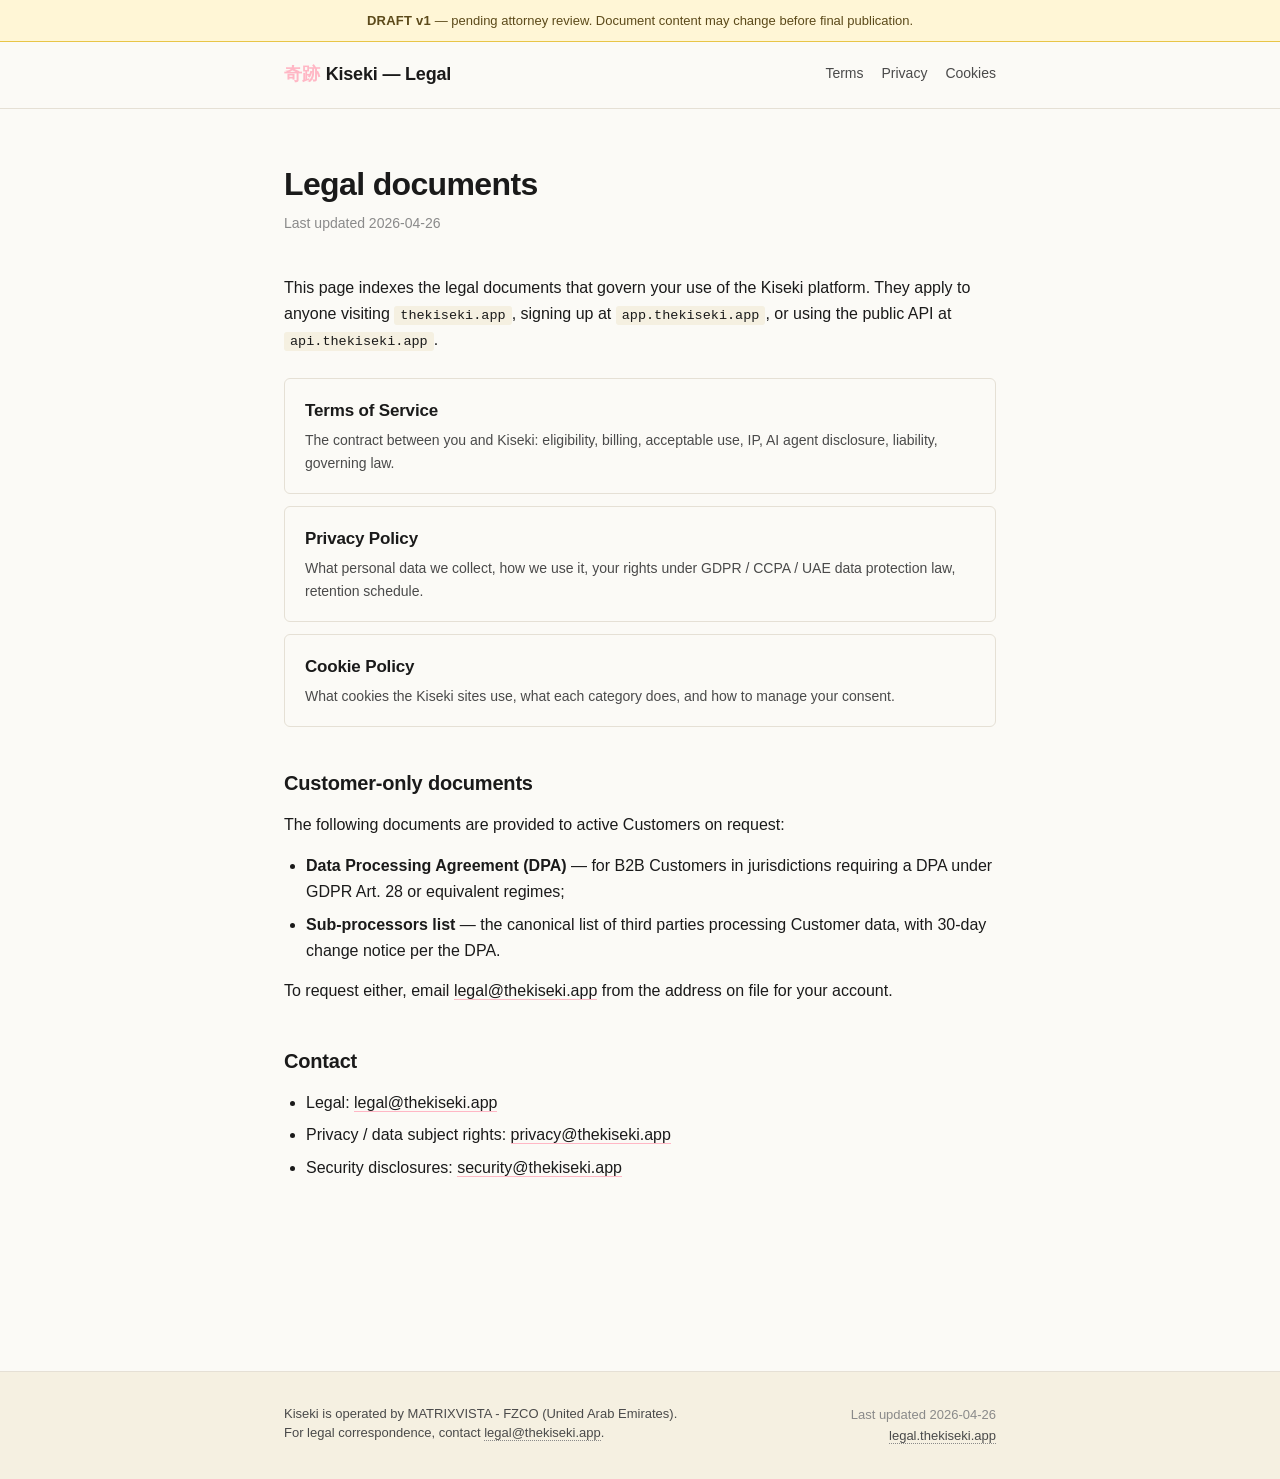
<file: index.html>
<!DOCTYPE html>
<html lang="en">
<head>
  <meta charset="UTF-8" />
  <meta name="viewport" content="width=device-width, initial-scale=1.0" />
  <title>Legal — Kiseki</title>
  <meta name="description" content="Legal documents for Kiseki — Terms, Privacy, Cookies." />
  <meta name="robots" content="index, follow" />
  <link rel="stylesheet" href="/style.css" />
</head>
<body>
  <div class="draft-banner">
    <strong>DRAFT v1</strong> — pending attorney review. Document content may change before final publication.
  </div>

  <header class="site-header">
    <div class="container">
      <a href="/" class="brand"><span class="kanji">奇跡</span>Kiseki — Legal</a>
      <nav>
        <a href="/terms/">Terms</a>
        <a href="/privacy/">Privacy</a>
        <a href="/cookies/">Cookies</a>
      </nav>
    </div>
  </header>

  <main>
    <div class="container">
      <h1>Legal documents</h1>
      <p class="subtitle">Last updated 2026-04-26</p>

      <p>This page indexes the legal documents that govern your use of the Kiseki platform. They apply to anyone visiting <code>thekiseki.app</code>, signing up at <code>app.thekiseki.app</code>, or using the public API at <code>api.thekiseki.app</code>.</p>

      <ul class="section-list">
        <li>
          <a href="/terms/">
            <h2>Terms of Service</h2>
            <p>The contract between you and Kiseki: eligibility, billing, acceptable use, IP, AI agent disclosure, liability, governing law.</p>
          </a>
        </li>
        <li>
          <a href="/privacy/">
            <h2>Privacy Policy</h2>
            <p>What personal data we collect, how we use it, your rights under GDPR / CCPA / UAE data protection law, retention schedule.</p>
          </a>
        </li>
        <li>
          <a href="/cookies/">
            <h2>Cookie Policy</h2>
            <p>What cookies the Kiseki sites use, what each category does, and how to manage your consent.</p>
          </a>
        </li>
      </ul>

      <h2>Customer-only documents</h2>
      <p>The following documents are provided to active Customers on request:</p>
      <ul>
        <li><strong>Data Processing Agreement (DPA)</strong> — for B2B Customers in jurisdictions requiring a DPA under GDPR Art. 28 or equivalent regimes;</li>
        <li><strong>Sub-processors list</strong> — the canonical list of third parties processing Customer data, with 30-day change notice per the DPA.</li>
      </ul>
      <p>To request either, email <a href="mailto:legal@thekiseki.app">legal@thekiseki.app</a> from the address on file for your account.</p>

      <h2>Contact</h2>
      <ul>
        <li>Legal: <a href="mailto:legal@thekiseki.app">legal@thekiseki.app</a></li>
        <li>Privacy / data subject rights: <a href="mailto:privacy@thekiseki.app">privacy@thekiseki.app</a></li>
        <li>Security disclosures: <a href="mailto:security@thekiseki.app">security@thekiseki.app</a></li>
      </ul>
    </div>
  </main>

  <footer class="site-footer">
    <div class="container">
      <address>
        Kiseki is operated by MATRIXVISTA - FZCO (United Arab Emirates).<br />
        For legal correspondence, contact <a href="mailto:legal@thekiseki.app">legal@thekiseki.app</a>.
      </address>
      <div class="meta">
        Last updated 2026-04-26<br />
        <a href="/">legal.thekiseki.app</a>
      </div>
    </div>
  </footer>
</body>
</html>
</file>
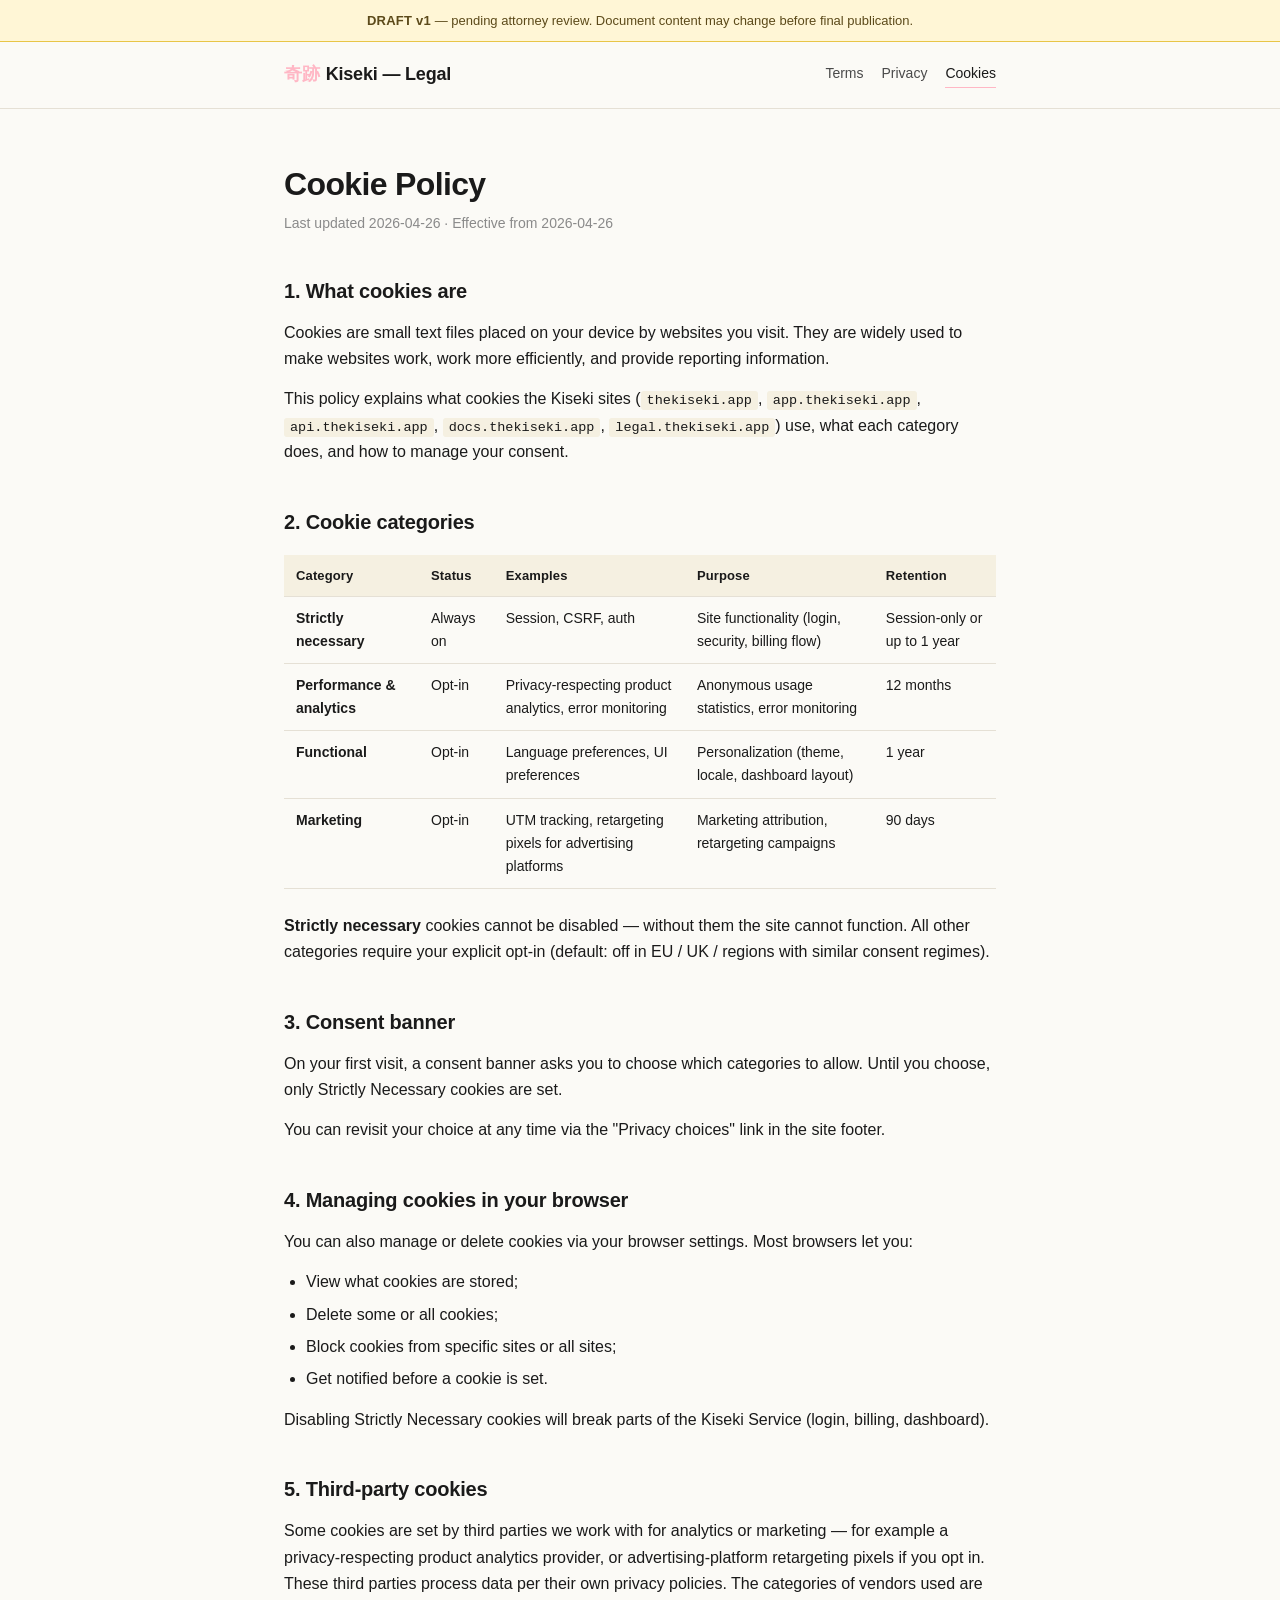
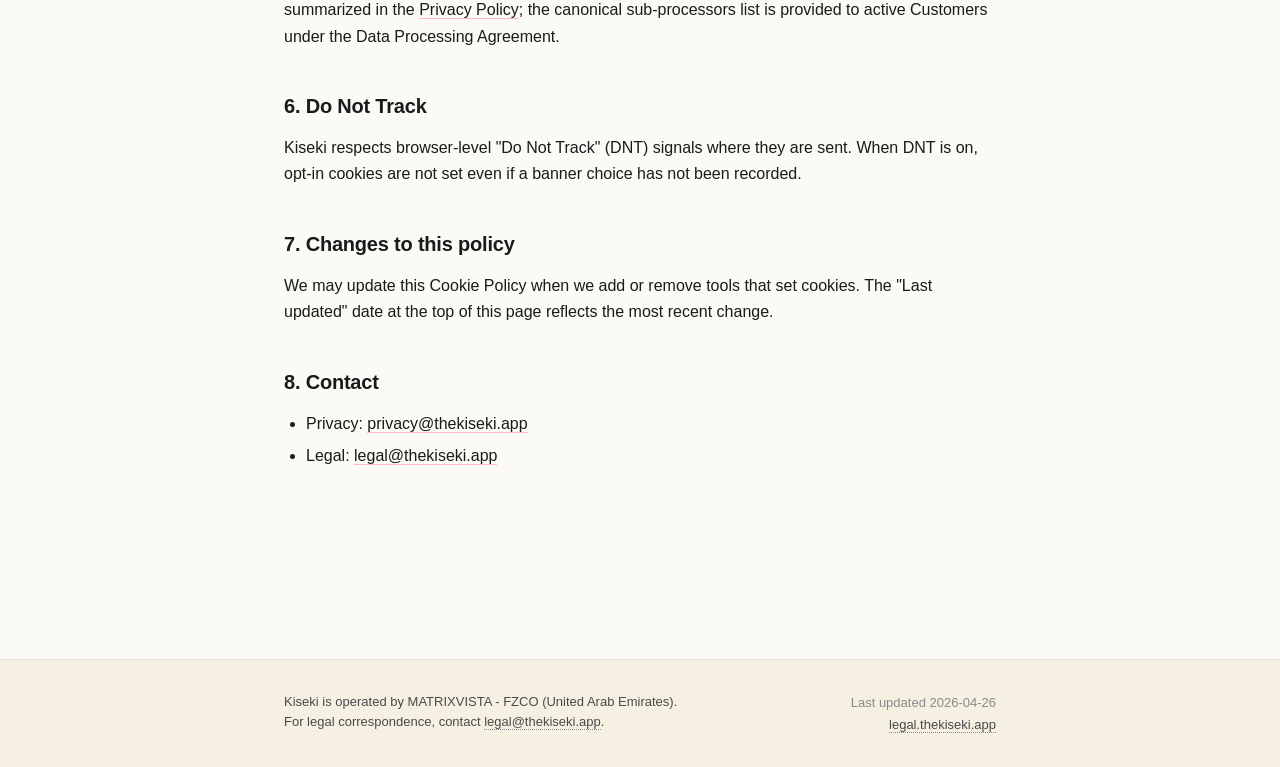
<file: cookies/index.html>
<!DOCTYPE html>
<html lang="en">
<head>
  <meta charset="UTF-8" />
  <meta name="viewport" content="width=device-width, initial-scale=1.0" />
  <title>Cookie Policy — Kiseki</title>
  <meta name="description" content="How Kiseki uses cookies on its websites." />
  <meta name="robots" content="index, follow" />
  <link rel="stylesheet" href="/style.css" />
</head>
<body>
  <div class="draft-banner">
    <strong>DRAFT v1</strong> — pending attorney review. Document content may change before final publication.
  </div>

  <header class="site-header">
    <div class="container">
      <a href="/" class="brand"><span class="kanji">奇跡</span>Kiseki — Legal</a>
      <nav>
        <a href="/terms/">Terms</a>
        <a href="/privacy/">Privacy</a>
        <a href="/cookies/" class="active">Cookies</a>
      </nav>
    </div>
  </header>

  <main>
    <div class="container">
      <h1>Cookie Policy</h1>
      <p class="subtitle">Last updated 2026-04-26 · Effective from 2026-04-26</p>

      <h2>1. What cookies are</h2>
      <p>Cookies are small text files placed on your device by websites you visit. They are widely used to make websites work, work more efficiently, and provide reporting information.</p>
      <p>This policy explains what cookies the Kiseki sites (<code>thekiseki.app</code>, <code>app.thekiseki.app</code>, <code>api.thekiseki.app</code>, <code>docs.thekiseki.app</code>, <code>legal.thekiseki.app</code>) use, what each category does, and how to manage your consent.</p>

      <h2>2. Cookie categories</h2>
      <table>
        <thead>
          <tr>
            <th>Category</th>
            <th>Status</th>
            <th>Examples</th>
            <th>Purpose</th>
            <th>Retention</th>
          </tr>
        </thead>
        <tbody>
          <tr>
            <td><strong>Strictly necessary</strong></td>
            <td>Always on</td>
            <td>Session, CSRF, auth</td>
            <td>Site functionality (login, security, billing flow)</td>
            <td>Session-only or up to 1 year</td>
          </tr>
          <tr>
            <td><strong>Performance &amp; analytics</strong></td>
            <td>Opt-in</td>
            <td>Privacy-respecting product analytics, error monitoring</td>
            <td>Anonymous usage statistics, error monitoring</td>
            <td>12 months</td>
          </tr>
          <tr>
            <td><strong>Functional</strong></td>
            <td>Opt-in</td>
            <td>Language preferences, UI preferences</td>
            <td>Personalization (theme, locale, dashboard layout)</td>
            <td>1 year</td>
          </tr>
          <tr>
            <td><strong>Marketing</strong></td>
            <td>Opt-in</td>
            <td>UTM tracking, retargeting pixels for advertising platforms</td>
            <td>Marketing attribution, retargeting campaigns</td>
            <td>90 days</td>
          </tr>
        </tbody>
      </table>

      <p><strong>Strictly necessary</strong> cookies cannot be disabled — without them the site cannot function. All other categories require your explicit opt-in (default: off in EU / UK / regions with similar consent regimes).</p>

      <h2>3. Consent banner</h2>
      <p>On your first visit, a consent banner asks you to choose which categories to allow. Until you choose, only Strictly Necessary cookies are set.</p>
      <p>You can revisit your choice at any time via the "Privacy choices" link in the site footer.</p>

      <h2>4. Managing cookies in your browser</h2>
      <p>You can also manage or delete cookies via your browser settings. Most browsers let you:</p>
      <ul>
        <li>View what cookies are stored;</li>
        <li>Delete some or all cookies;</li>
        <li>Block cookies from specific sites or all sites;</li>
        <li>Get notified before a cookie is set.</li>
      </ul>
      <p>Disabling Strictly Necessary cookies will break parts of the Kiseki Service (login, billing, dashboard).</p>

      <h2>5. Third-party cookies</h2>
      <p>Some cookies are set by third parties we work with for analytics or marketing — for example a privacy-respecting product analytics provider, or advertising-platform retargeting pixels if you opt in. These third parties process data per their own privacy policies. The categories of vendors used are summarized in the <a href="/privacy/">Privacy Policy</a>; the canonical sub-processors list is provided to active Customers under the Data Processing Agreement.</p>

      <h2>6. Do Not Track</h2>
      <p>Kiseki respects browser-level "Do Not Track" (DNT) signals where they are sent. When DNT is on, opt-in cookies are not set even if a banner choice has not been recorded.</p>

      <h2>7. Changes to this policy</h2>
      <p>We may update this Cookie Policy when we add or remove tools that set cookies. The "Last updated" date at the top of this page reflects the most recent change.</p>

      <h2>8. Contact</h2>
      <ul>
        <li>Privacy: <a href="mailto:privacy@thekiseki.app">privacy@thekiseki.app</a></li>
        <li>Legal: <a href="mailto:legal@thekiseki.app">legal@thekiseki.app</a></li>
      </ul>
    </div>
  </main>

  <footer class="site-footer">
    <div class="container">
      <address>
        Kiseki is operated by MATRIXVISTA - FZCO (United Arab Emirates).<br />
        For legal correspondence, contact <a href="mailto:legal@thekiseki.app">legal@thekiseki.app</a>.
      </address>
      <div class="meta">
        Last updated 2026-04-26<br />
        <a href="/">legal.thekiseki.app</a>
      </div>
    </div>
  </footer>
</body>
</html>
</file>
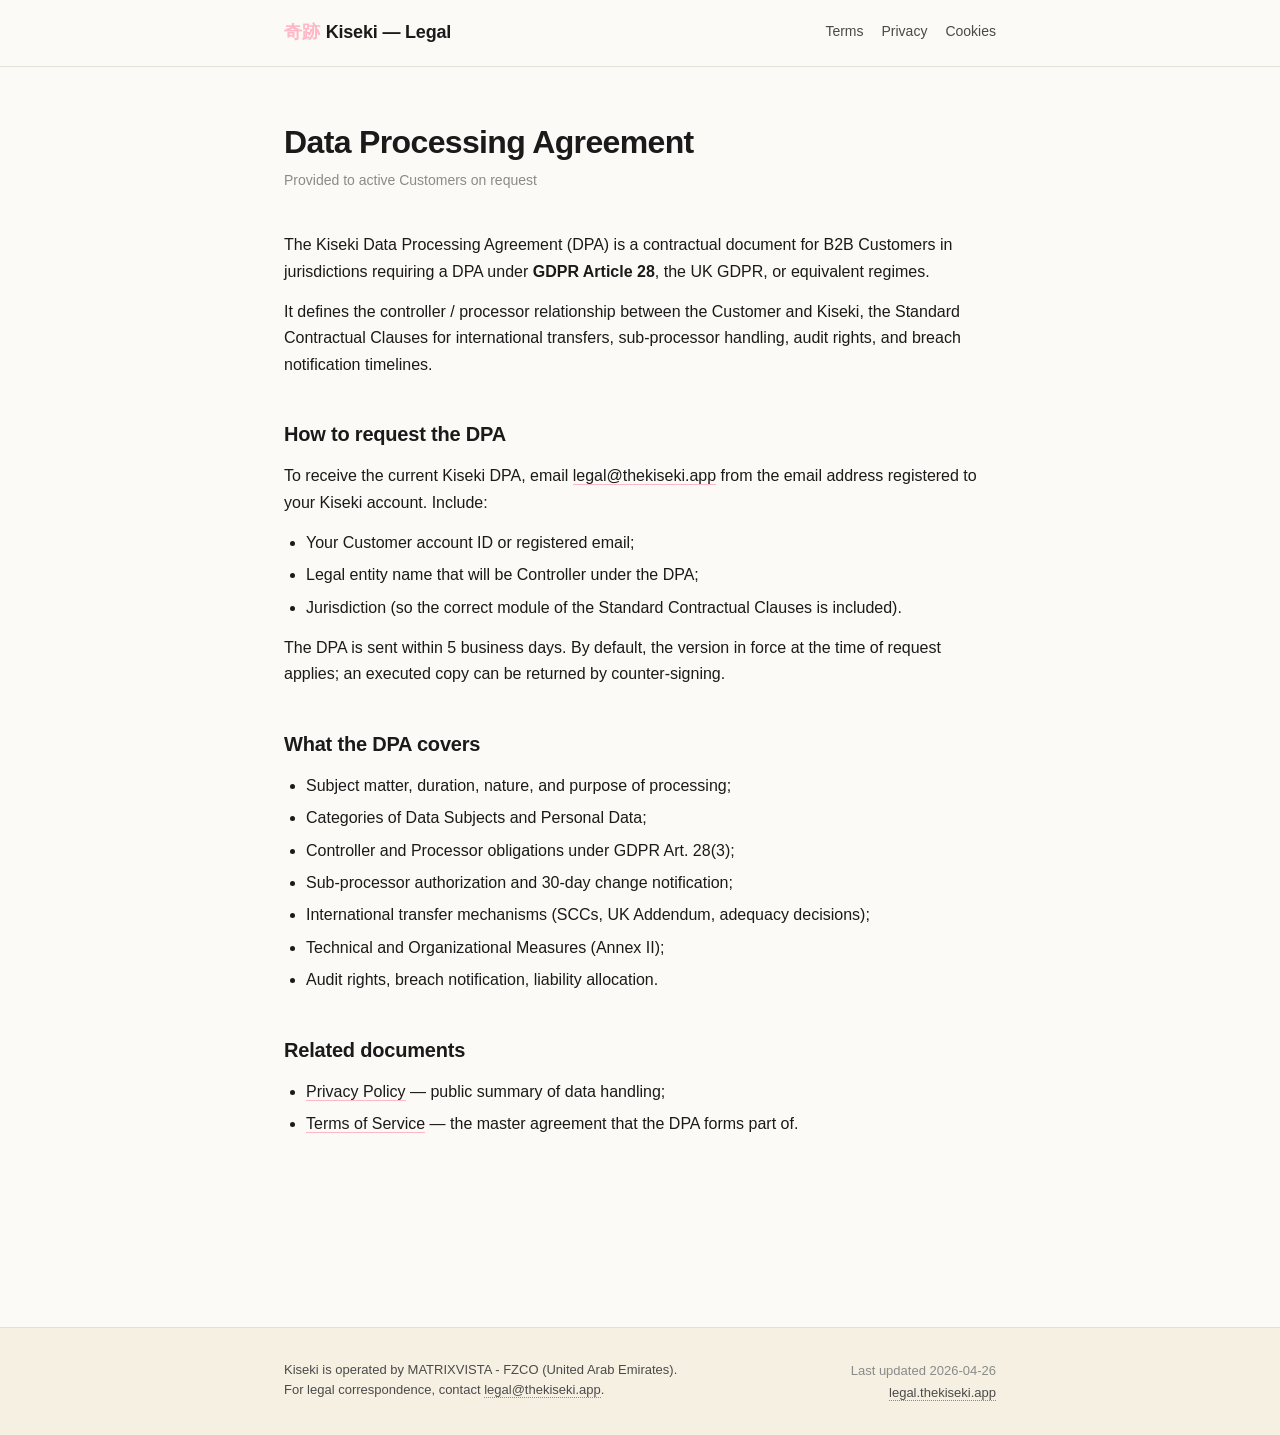
<file: dpa/index.html>
<!DOCTYPE html>
<html lang="en">
<head>
  <meta charset="UTF-8" />
  <meta name="viewport" content="width=device-width, initial-scale=1.0" />
  <title>Data Processing Agreement — Kiseki</title>
  <meta name="description" content="Kiseki DPA is provided to active Customers on request." />
  <meta name="robots" content="noindex, nofollow" />
  <link rel="stylesheet" href="/style.css" />
</head>
<body>
  <header class="site-header">
    <div class="container">
      <a href="/" class="brand"><span class="kanji">奇跡</span>Kiseki — Legal</a>
      <nav>
        <a href="/terms/">Terms</a>
        <a href="/privacy/">Privacy</a>
        <a href="/cookies/">Cookies</a>
      </nav>
    </div>
  </header>

  <main>
    <div class="container">
      <h1>Data Processing Agreement</h1>
      <p class="subtitle">Provided to active Customers on request</p>

      <p>The Kiseki Data Processing Agreement (DPA) is a contractual document for B2B Customers in jurisdictions requiring a DPA under <strong>GDPR Article 28</strong>, the UK GDPR, or equivalent regimes.</p>

      <p>It defines the controller / processor relationship between the Customer and Kiseki, the Standard Contractual Clauses for international transfers, sub-processor handling, audit rights, and breach notification timelines.</p>

      <h2>How to request the DPA</h2>
      <p>To receive the current Kiseki DPA, email <a href="mailto:legal@thekiseki.app">legal@thekiseki.app</a> from the email address registered to your Kiseki account. Include:</p>
      <ul>
        <li>Your Customer account ID or registered email;</li>
        <li>Legal entity name that will be Controller under the DPA;</li>
        <li>Jurisdiction (so the correct module of the Standard Contractual Clauses is included).</li>
      </ul>

      <p>The DPA is sent within 5 business days. By default, the version in force at the time of request applies; an executed copy can be returned by counter-signing.</p>

      <h2>What the DPA covers</h2>
      <ul>
        <li>Subject matter, duration, nature, and purpose of processing;</li>
        <li>Categories of Data Subjects and Personal Data;</li>
        <li>Controller and Processor obligations under GDPR Art. 28(3);</li>
        <li>Sub-processor authorization and 30-day change notification;</li>
        <li>International transfer mechanisms (SCCs, UK Addendum, adequacy decisions);</li>
        <li>Technical and Organizational Measures (Annex II);</li>
        <li>Audit rights, breach notification, liability allocation.</li>
      </ul>

      <h2>Related documents</h2>
      <ul>
        <li><a href="/privacy/">Privacy Policy</a> — public summary of data handling;</li>
        <li><a href="/terms/">Terms of Service</a> — the master agreement that the DPA forms part of.</li>
      </ul>
    </div>
  </main>

  <footer class="site-footer">
    <div class="container">
      <address>
        Kiseki is operated by MATRIXVISTA - FZCO (United Arab Emirates).<br />
        For legal correspondence, contact <a href="mailto:legal@thekiseki.app">legal@thekiseki.app</a>.
      </address>
      <div class="meta">
        Last updated 2026-04-26<br />
        <a href="/">legal.thekiseki.app</a>
      </div>
    </div>
  </footer>
</body>
</html>
</file>
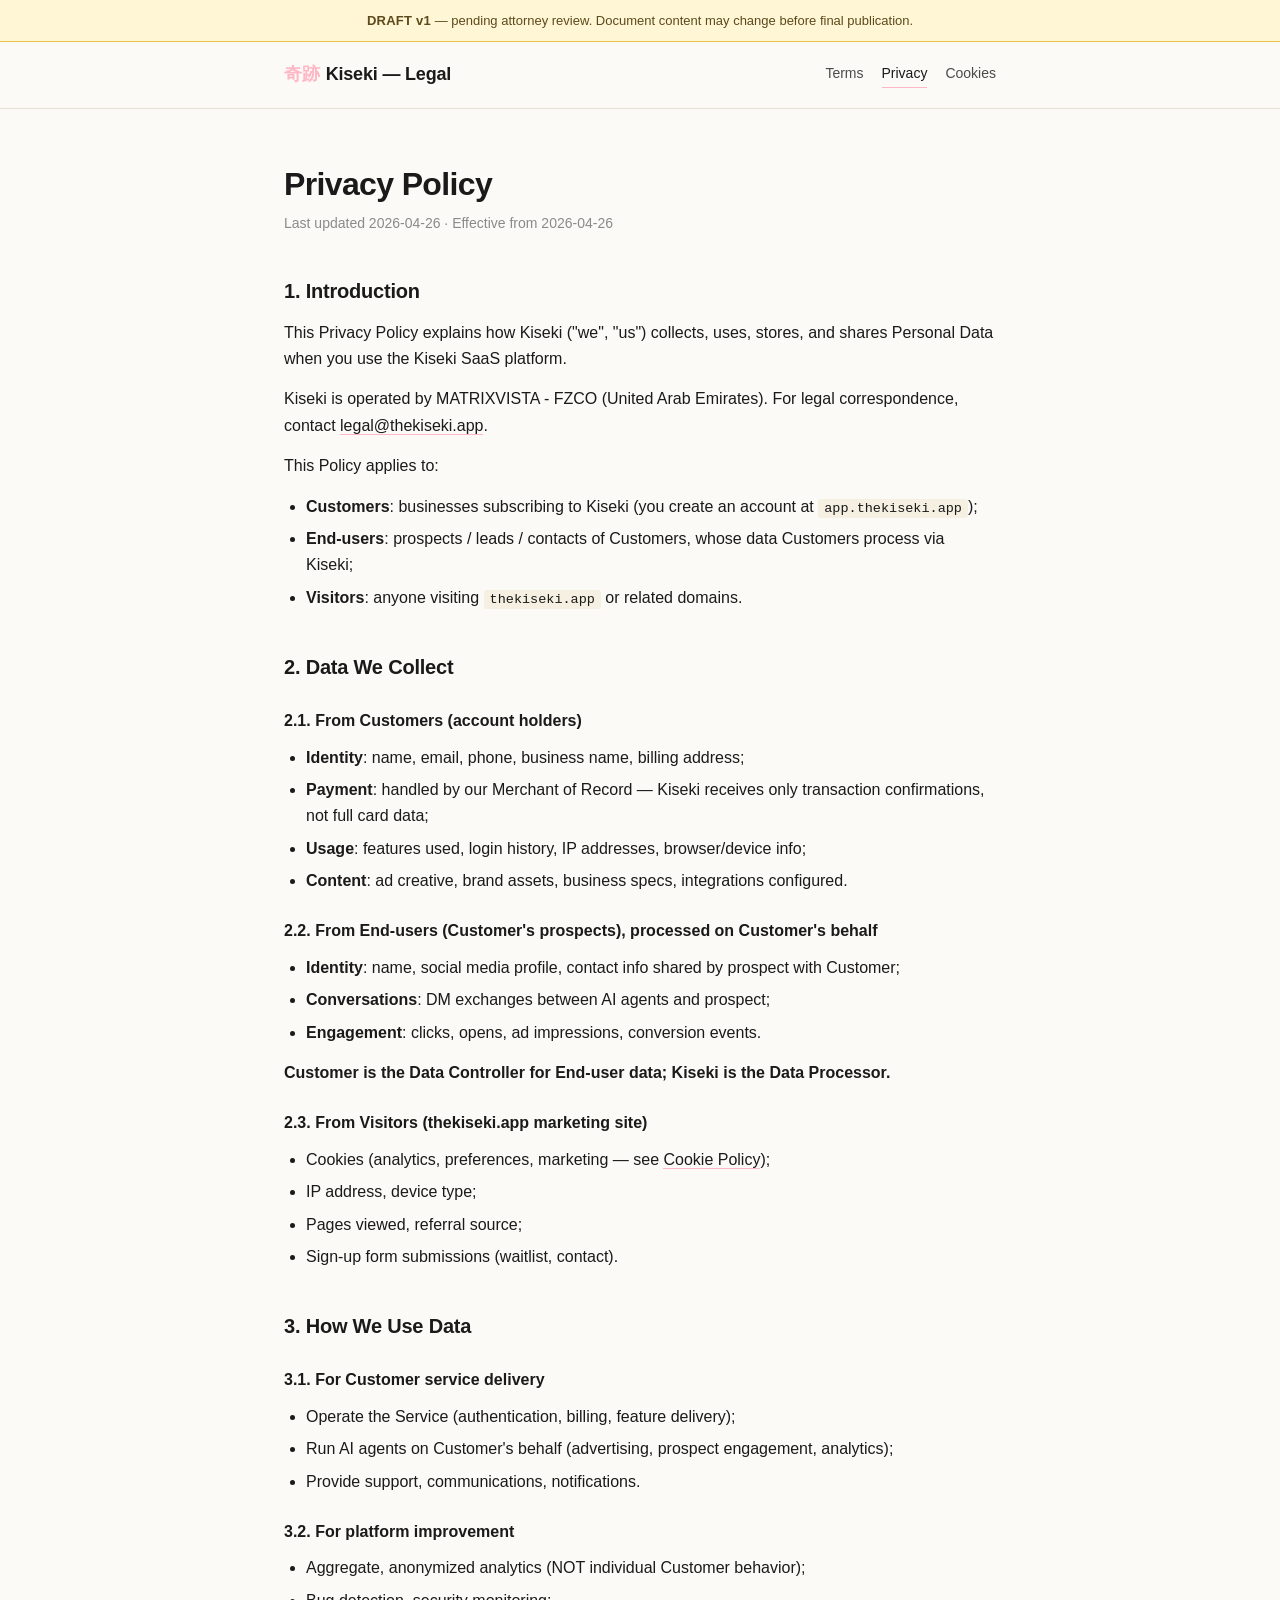
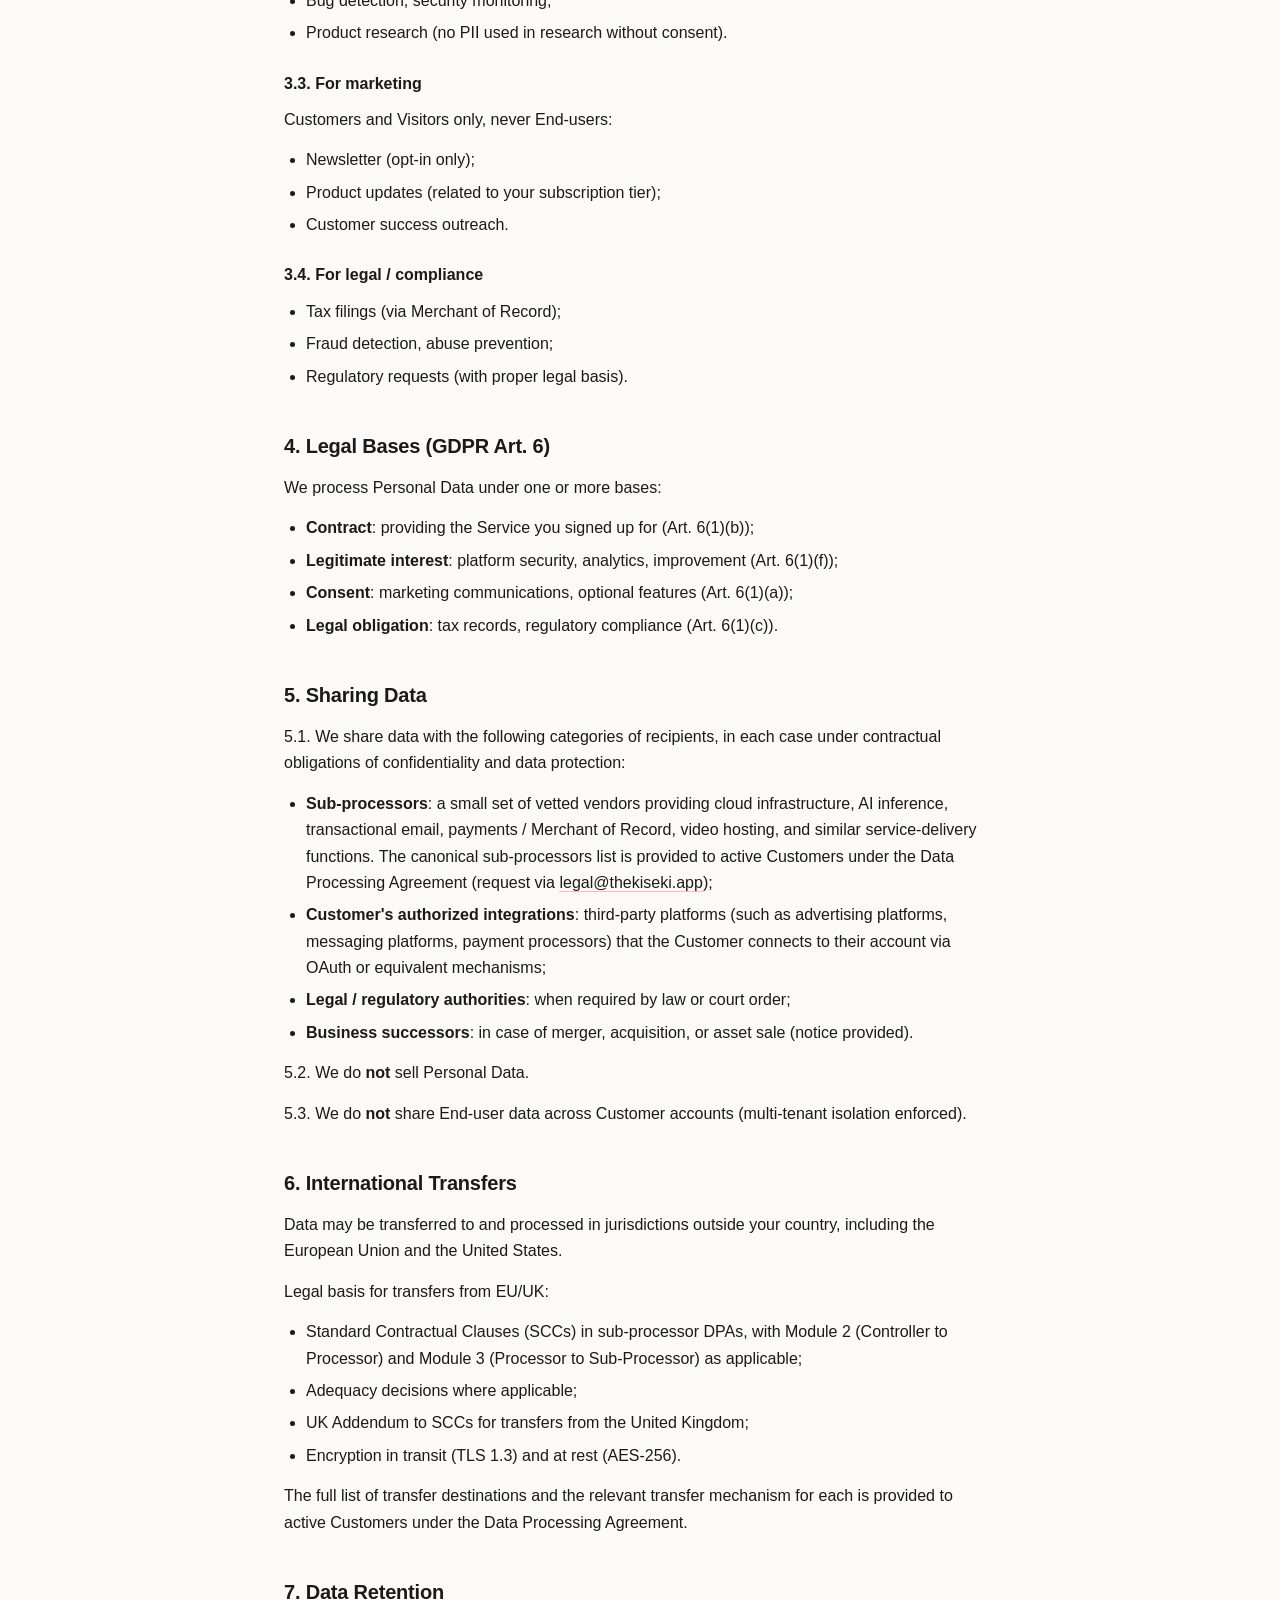
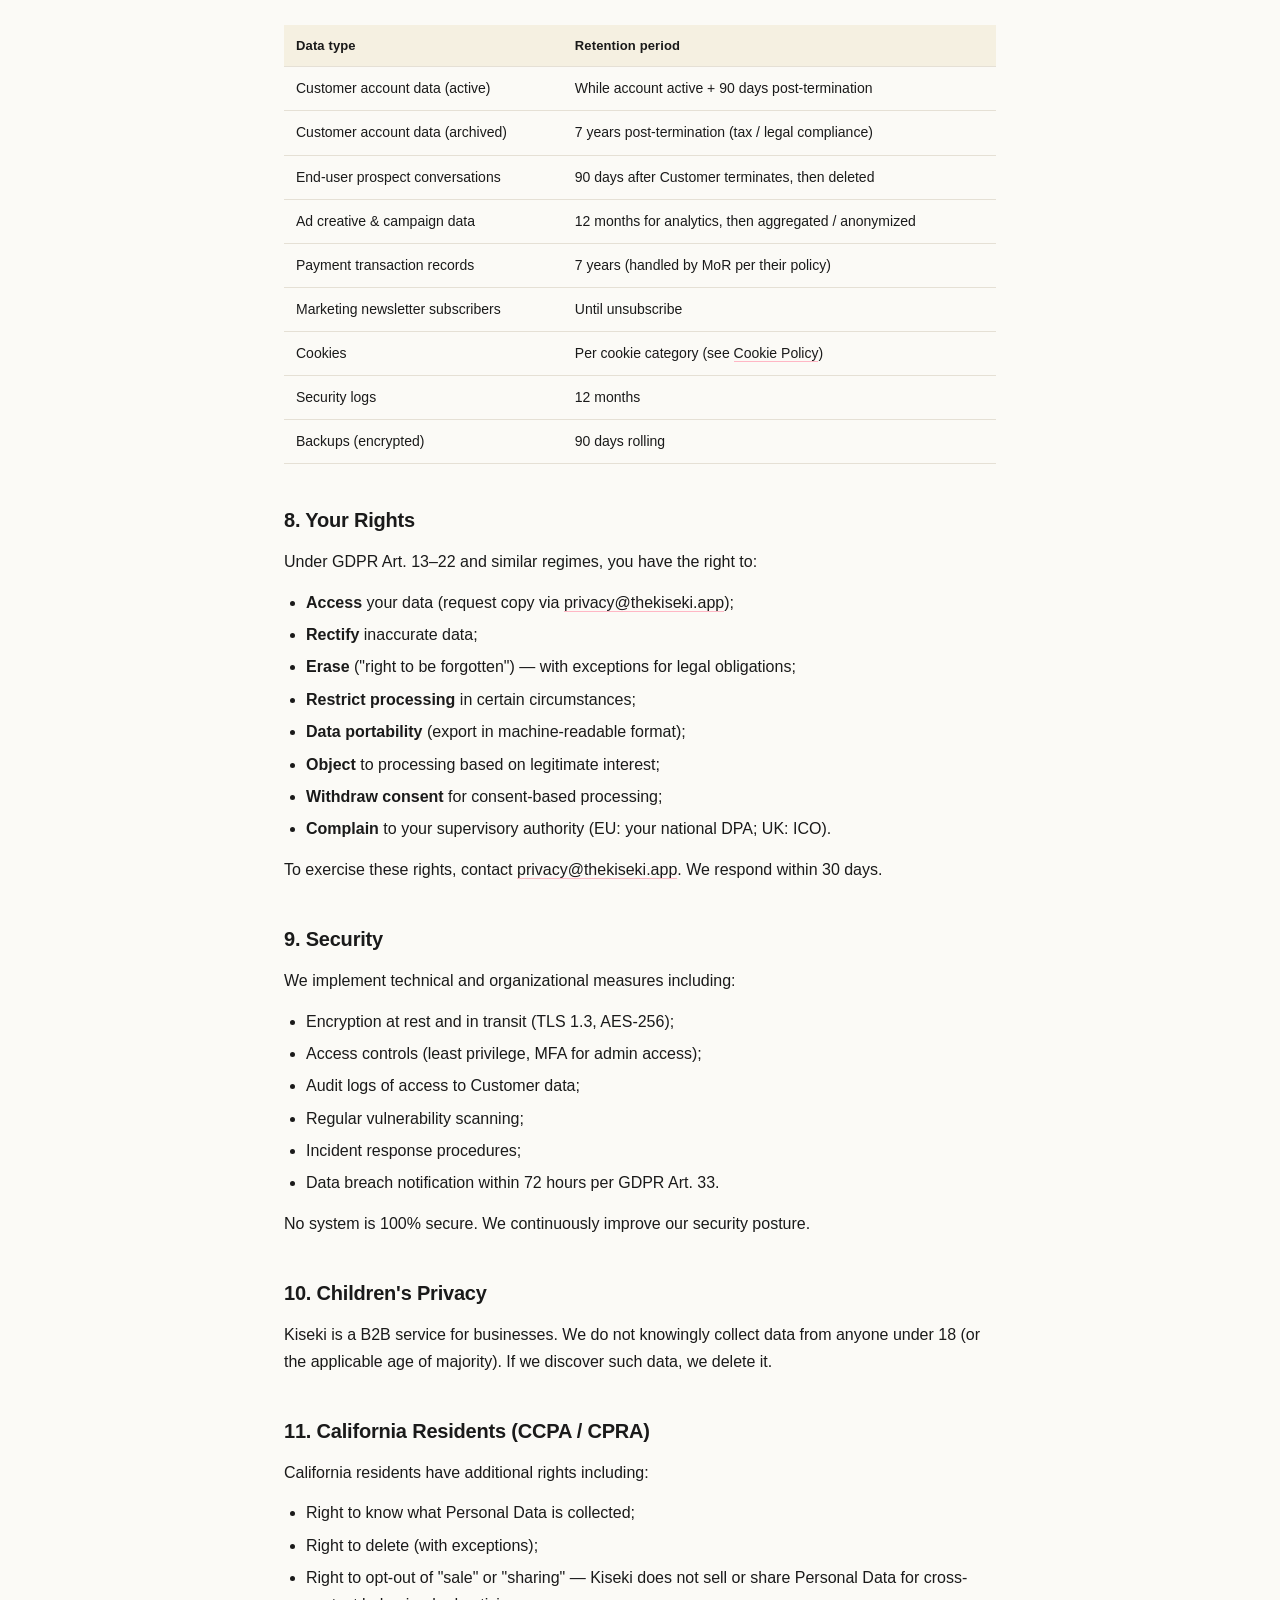
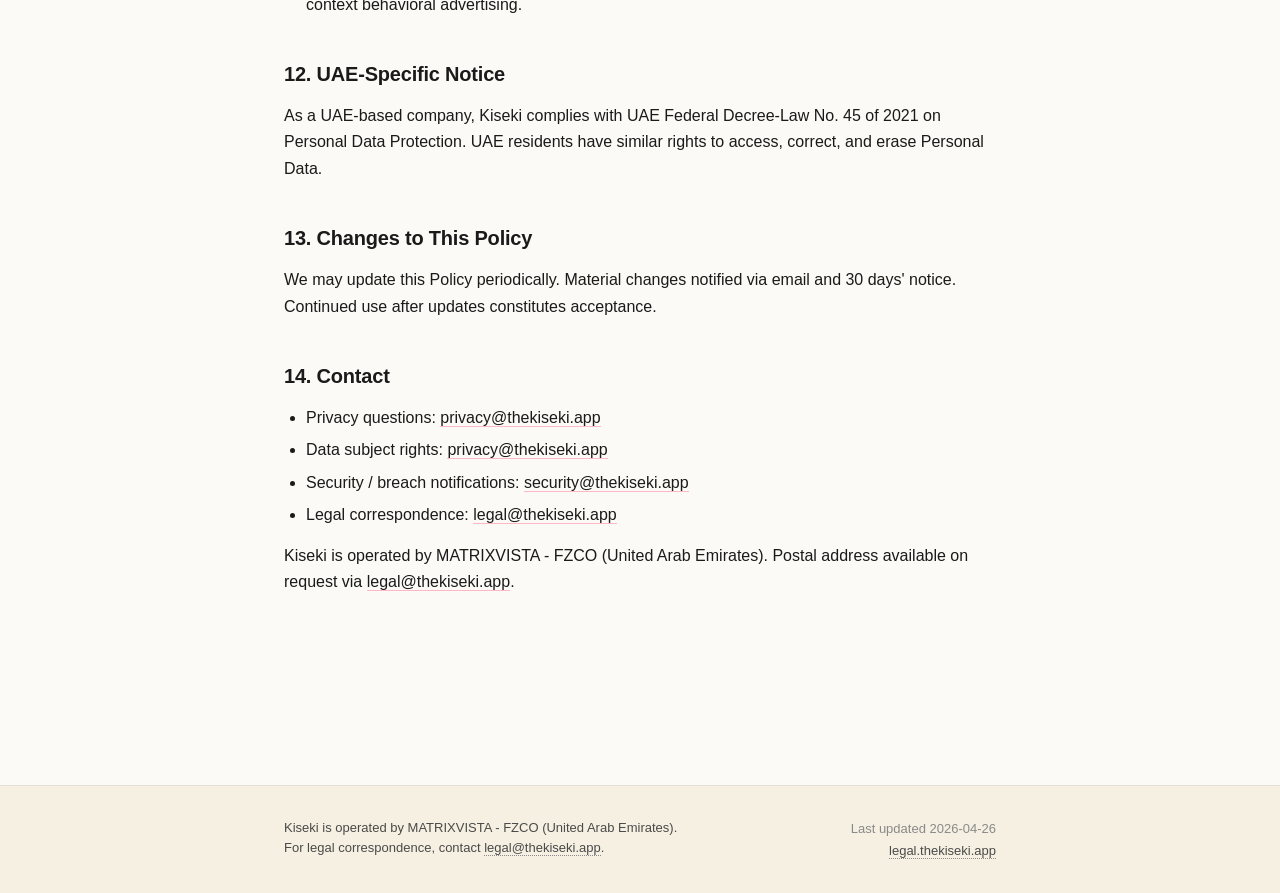
<file: privacy/index.html>
<!DOCTYPE html>
<html lang="en">
<head>
  <meta charset="UTF-8" />
  <meta name="viewport" content="width=device-width, initial-scale=1.0" />
  <title>Privacy Policy — Kiseki</title>
  <meta name="description" content="Kiseki Privacy Policy." />
  <meta name="robots" content="index, follow" />
  <link rel="stylesheet" href="/style.css" />
</head>
<body>
  <div class="draft-banner">
    <strong>DRAFT v1</strong> — pending attorney review. Document content may change before final publication.
  </div>

  <header class="site-header">
    <div class="container">
      <a href="/" class="brand"><span class="kanji">奇跡</span>Kiseki — Legal</a>
      <nav>
        <a href="/terms/">Terms</a>
        <a href="/privacy/" class="active">Privacy</a>
        <a href="/cookies/">Cookies</a>
      </nav>
    </div>
  </header>

  <main>
    <div class="container">
      <h1>Privacy Policy</h1>
      <p class="subtitle">Last updated 2026-04-26 · Effective from 2026-04-26</p>

      <h2>1. Introduction</h2>
      <p>This Privacy Policy explains how Kiseki ("we", "us") collects, uses, stores, and shares Personal Data when you use the Kiseki SaaS platform.</p>
      <p>Kiseki is operated by MATRIXVISTA - FZCO (United Arab Emirates). For legal correspondence, contact <a href="mailto:legal@thekiseki.app">legal@thekiseki.app</a>.</p>
      <p>This Policy applies to:</p>
      <ul>
        <li><strong>Customers</strong>: businesses subscribing to Kiseki (you create an account at <code>app.thekiseki.app</code>);</li>
        <li><strong>End-users</strong>: prospects / leads / contacts of Customers, whose data Customers process via Kiseki;</li>
        <li><strong>Visitors</strong>: anyone visiting <code>thekiseki.app</code> or related domains.</li>
      </ul>

      <h2>2. Data We Collect</h2>
      <h3>2.1. From Customers (account holders)</h3>
      <ul>
        <li><strong>Identity</strong>: name, email, phone, business name, billing address;</li>
        <li><strong>Payment</strong>: handled by our Merchant of Record — Kiseki receives only transaction confirmations, not full card data;</li>
        <li><strong>Usage</strong>: features used, login history, IP addresses, browser/device info;</li>
        <li><strong>Content</strong>: ad creative, brand assets, business specs, integrations configured.</li>
      </ul>

      <h3>2.2. From End-users (Customer's prospects), processed on Customer's behalf</h3>
      <ul>
        <li><strong>Identity</strong>: name, social media profile, contact info shared by prospect with Customer;</li>
        <li><strong>Conversations</strong>: DM exchanges between AI agents and prospect;</li>
        <li><strong>Engagement</strong>: clicks, opens, ad impressions, conversion events.</li>
      </ul>
      <p><strong>Customer is the Data Controller for End-user data; Kiseki is the Data Processor.</strong></p>

      <h3>2.3. From Visitors (thekiseki.app marketing site)</h3>
      <ul>
        <li>Cookies (analytics, preferences, marketing — see <a href="/cookies/">Cookie Policy</a>);</li>
        <li>IP address, device type;</li>
        <li>Pages viewed, referral source;</li>
        <li>Sign-up form submissions (waitlist, contact).</li>
      </ul>

      <h2>3. How We Use Data</h2>
      <h3>3.1. For Customer service delivery</h3>
      <ul>
        <li>Operate the Service (authentication, billing, feature delivery);</li>
        <li>Run AI agents on Customer's behalf (advertising, prospect engagement, analytics);</li>
        <li>Provide support, communications, notifications.</li>
      </ul>

      <h3>3.2. For platform improvement</h3>
      <ul>
        <li>Aggregate, anonymized analytics (NOT individual Customer behavior);</li>
        <li>Bug detection, security monitoring;</li>
        <li>Product research (no PII used in research without consent).</li>
      </ul>

      <h3>3.3. For marketing</h3>
      <p>Customers and Visitors only, never End-users:</p>
      <ul>
        <li>Newsletter (opt-in only);</li>
        <li>Product updates (related to your subscription tier);</li>
        <li>Customer success outreach.</li>
      </ul>

      <h3>3.4. For legal / compliance</h3>
      <ul>
        <li>Tax filings (via Merchant of Record);</li>
        <li>Fraud detection, abuse prevention;</li>
        <li>Regulatory requests (with proper legal basis).</li>
      </ul>

      <h2>4. Legal Bases (GDPR Art. 6)</h2>
      <p>We process Personal Data under one or more bases:</p>
      <ul>
        <li><strong>Contract</strong>: providing the Service you signed up for (Art. 6(1)(b));</li>
        <li><strong>Legitimate interest</strong>: platform security, analytics, improvement (Art. 6(1)(f));</li>
        <li><strong>Consent</strong>: marketing communications, optional features (Art. 6(1)(a));</li>
        <li><strong>Legal obligation</strong>: tax records, regulatory compliance (Art. 6(1)(c)).</li>
      </ul>

      <h2>5. Sharing Data</h2>
      <p>5.1. We share data with the following categories of recipients, in each case under contractual obligations of confidentiality and data protection:</p>
      <ul>
        <li><strong>Sub-processors</strong>: a small set of vetted vendors providing cloud infrastructure, AI inference, transactional email, payments / Merchant of Record, video hosting, and similar service-delivery functions. The canonical sub-processors list is provided to active Customers under the Data Processing Agreement (request via <a href="mailto:legal@thekiseki.app">legal@thekiseki.app</a>);</li>
        <li><strong>Customer's authorized integrations</strong>: third-party platforms (such as advertising platforms, messaging platforms, payment processors) that the Customer connects to their account via OAuth or equivalent mechanisms;</li>
        <li><strong>Legal / regulatory authorities</strong>: when required by law or court order;</li>
        <li><strong>Business successors</strong>: in case of merger, acquisition, or asset sale (notice provided).</li>
      </ul>
      <p>5.2. We do <strong>not</strong> sell Personal Data.</p>
      <p>5.3. We do <strong>not</strong> share End-user data across Customer accounts (multi-tenant isolation enforced).</p>

      <h2>6. International Transfers</h2>
      <p>Data may be transferred to and processed in jurisdictions outside your country, including the European Union and the United States.</p>
      <p>Legal basis for transfers from EU/UK:</p>
      <ul>
        <li>Standard Contractual Clauses (SCCs) in sub-processor DPAs, with Module 2 (Controller to Processor) and Module 3 (Processor to Sub-Processor) as applicable;</li>
        <li>Adequacy decisions where applicable;</li>
        <li>UK Addendum to SCCs for transfers from the United Kingdom;</li>
        <li>Encryption in transit (TLS 1.3) and at rest (AES-256).</li>
      </ul>
      <p>The full list of transfer destinations and the relevant transfer mechanism for each is provided to active Customers under the Data Processing Agreement.</p>

      <h2>7. Data Retention</h2>
      <table>
        <thead>
          <tr><th>Data type</th><th>Retention period</th></tr>
        </thead>
        <tbody>
          <tr><td>Customer account data (active)</td><td>While account active + 90 days post-termination</td></tr>
          <tr><td>Customer account data (archived)</td><td>7 years post-termination (tax / legal compliance)</td></tr>
          <tr><td>End-user prospect conversations</td><td>90 days after Customer terminates, then deleted</td></tr>
          <tr><td>Ad creative &amp; campaign data</td><td>12 months for analytics, then aggregated / anonymized</td></tr>
          <tr><td>Payment transaction records</td><td>7 years (handled by MoR per their policy)</td></tr>
          <tr><td>Marketing newsletter subscribers</td><td>Until unsubscribe</td></tr>
          <tr><td>Cookies</td><td>Per cookie category (see <a href="/cookies/">Cookie Policy</a>)</td></tr>
          <tr><td>Security logs</td><td>12 months</td></tr>
          <tr><td>Backups (encrypted)</td><td>90 days rolling</td></tr>
        </tbody>
      </table>

      <h2>8. Your Rights</h2>
      <p>Under GDPR Art. 13–22 and similar regimes, you have the right to:</p>
      <ul>
        <li><strong>Access</strong> your data (request copy via <a href="mailto:privacy@thekiseki.app">privacy@thekiseki.app</a>);</li>
        <li><strong>Rectify</strong> inaccurate data;</li>
        <li><strong>Erase</strong> ("right to be forgotten") — with exceptions for legal obligations;</li>
        <li><strong>Restrict processing</strong> in certain circumstances;</li>
        <li><strong>Data portability</strong> (export in machine-readable format);</li>
        <li><strong>Object</strong> to processing based on legitimate interest;</li>
        <li><strong>Withdraw consent</strong> for consent-based processing;</li>
        <li><strong>Complain</strong> to your supervisory authority (EU: your national DPA; UK: ICO).</li>
      </ul>
      <p>To exercise these rights, contact <a href="mailto:privacy@thekiseki.app">privacy@thekiseki.app</a>. We respond within 30 days.</p>

      <h2>9. Security</h2>
      <p>We implement technical and organizational measures including:</p>
      <ul>
        <li>Encryption at rest and in transit (TLS 1.3, AES-256);</li>
        <li>Access controls (least privilege, MFA for admin access);</li>
        <li>Audit logs of access to Customer data;</li>
        <li>Regular vulnerability scanning;</li>
        <li>Incident response procedures;</li>
        <li>Data breach notification within 72 hours per GDPR Art. 33.</li>
      </ul>
      <p>No system is 100% secure. We continuously improve our security posture.</p>

      <h2>10. Children's Privacy</h2>
      <p>Kiseki is a B2B service for businesses. We do not knowingly collect data from anyone under 18 (or the applicable age of majority). If we discover such data, we delete it.</p>

      <h2>11. California Residents (CCPA / CPRA)</h2>
      <p>California residents have additional rights including:</p>
      <ul>
        <li>Right to know what Personal Data is collected;</li>
        <li>Right to delete (with exceptions);</li>
        <li>Right to opt-out of "sale" or "sharing" — Kiseki does not sell or share Personal Data for cross-context behavioral advertising.</li>
      </ul>

      <h2>12. UAE-Specific Notice</h2>
      <p>As a UAE-based company, Kiseki complies with UAE Federal Decree-Law No. 45 of 2021 on Personal Data Protection. UAE residents have similar rights to access, correct, and erase Personal Data.</p>

      <h2>13. Changes to This Policy</h2>
      <p>We may update this Policy periodically. Material changes notified via email and 30 days' notice. Continued use after updates constitutes acceptance.</p>

      <h2>14. Contact</h2>
      <ul>
        <li>Privacy questions: <a href="mailto:privacy@thekiseki.app">privacy@thekiseki.app</a></li>
        <li>Data subject rights: <a href="mailto:privacy@thekiseki.app">privacy@thekiseki.app</a></li>
        <li>Security / breach notifications: <a href="mailto:security@thekiseki.app">security@thekiseki.app</a></li>
        <li>Legal correspondence: <a href="mailto:legal@thekiseki.app">legal@thekiseki.app</a></li>
      </ul>
      <p>Kiseki is operated by MATRIXVISTA - FZCO (United Arab Emirates). Postal address available on request via <a href="mailto:legal@thekiseki.app">legal@thekiseki.app</a>.</p>
    </div>
  </main>

  <footer class="site-footer">
    <div class="container">
      <address>
        Kiseki is operated by MATRIXVISTA - FZCO (United Arab Emirates).<br />
        For legal correspondence, contact <a href="mailto:legal@thekiseki.app">legal@thekiseki.app</a>.
      </address>
      <div class="meta">
        Last updated 2026-04-26<br />
        <a href="/">legal.thekiseki.app</a>
      </div>
    </div>
  </footer>
</body>
</html>
</file>
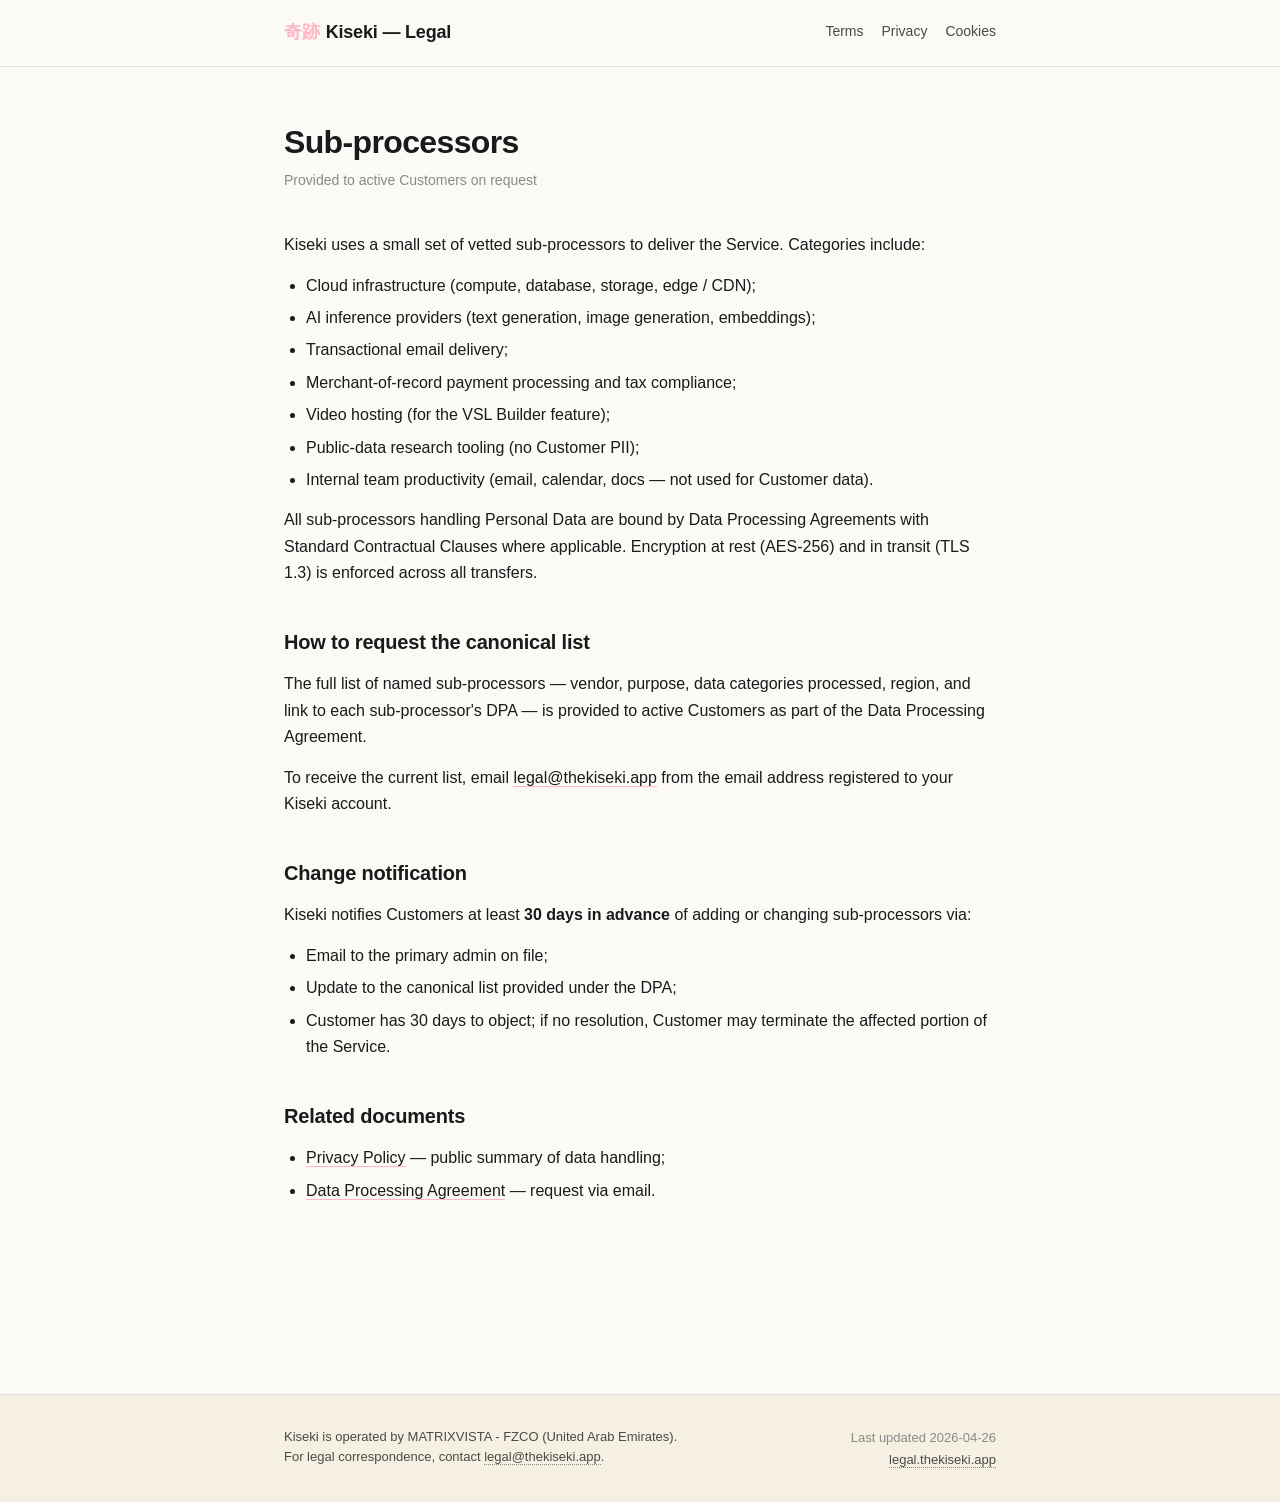
<file: sub-processors/index.html>
<!DOCTYPE html>
<html lang="en">
<head>
  <meta charset="UTF-8" />
  <meta name="viewport" content="width=device-width, initial-scale=1.0" />
  <title>Sub-processors — Kiseki</title>
  <meta name="description" content="The Kiseki sub-processors list is provided to active Customers on request." />
  <meta name="robots" content="noindex, nofollow" />
  <link rel="stylesheet" href="/style.css" />
</head>
<body>
  <header class="site-header">
    <div class="container">
      <a href="/" class="brand"><span class="kanji">奇跡</span>Kiseki — Legal</a>
      <nav>
        <a href="/terms/">Terms</a>
        <a href="/privacy/">Privacy</a>
        <a href="/cookies/">Cookies</a>
      </nav>
    </div>
  </header>

  <main>
    <div class="container">
      <h1>Sub-processors</h1>
      <p class="subtitle">Provided to active Customers on request</p>

      <p>Kiseki uses a small set of vetted sub-processors to deliver the Service. Categories include:</p>
      <ul>
        <li>Cloud infrastructure (compute, database, storage, edge / CDN);</li>
        <li>AI inference providers (text generation, image generation, embeddings);</li>
        <li>Transactional email delivery;</li>
        <li>Merchant-of-record payment processing and tax compliance;</li>
        <li>Video hosting (for the VSL Builder feature);</li>
        <li>Public-data research tooling (no Customer PII);</li>
        <li>Internal team productivity (email, calendar, docs — not used for Customer data).</li>
      </ul>

      <p>All sub-processors handling Personal Data are bound by Data Processing Agreements with Standard Contractual Clauses where applicable. Encryption at rest (AES-256) and in transit (TLS 1.3) is enforced across all transfers.</p>

      <h2>How to request the canonical list</h2>
      <p>The full list of named sub-processors — vendor, purpose, data categories processed, region, and link to each sub-processor's DPA — is provided to active Customers as part of the Data Processing Agreement.</p>

      <p>To receive the current list, email <a href="mailto:legal@thekiseki.app">legal@thekiseki.app</a> from the email address registered to your Kiseki account.</p>

      <h2>Change notification</h2>
      <p>Kiseki notifies Customers at least <strong>30 days in advance</strong> of adding or changing sub-processors via:</p>
      <ul>
        <li>Email to the primary admin on file;</li>
        <li>Update to the canonical list provided under the DPA;</li>
        <li>Customer has 30 days to object; if no resolution, Customer may terminate the affected portion of the Service.</li>
      </ul>

      <h2>Related documents</h2>
      <ul>
        <li><a href="/privacy/">Privacy Policy</a> — public summary of data handling;</li>
        <li><a href="/dpa/">Data Processing Agreement</a> — request via email.</li>
      </ul>
    </div>
  </main>

  <footer class="site-footer">
    <div class="container">
      <address>
        Kiseki is operated by MATRIXVISTA - FZCO (United Arab Emirates).<br />
        For legal correspondence, contact <a href="mailto:legal@thekiseki.app">legal@thekiseki.app</a>.
      </address>
      <div class="meta">
        Last updated 2026-04-26<br />
        <a href="/">legal.thekiseki.app</a>
      </div>
    </div>
  </footer>
</body>
</html>
</file>
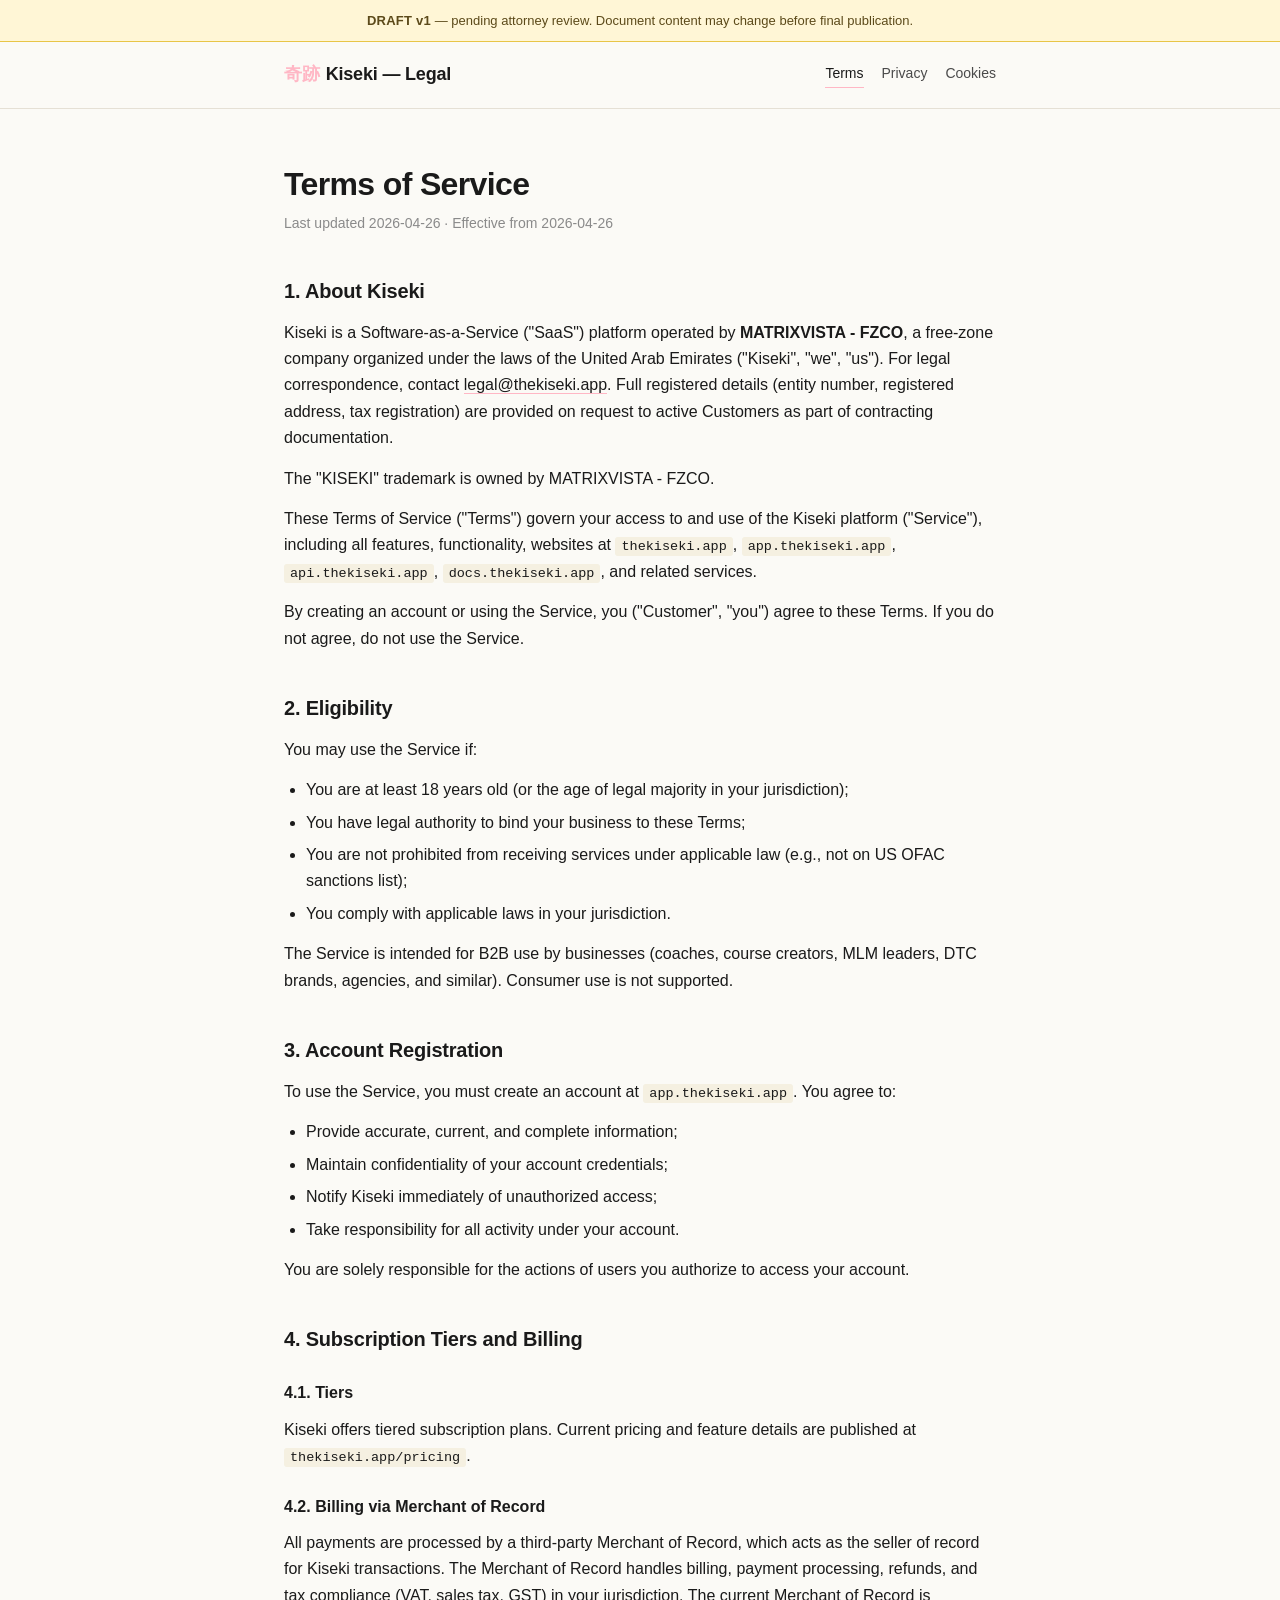
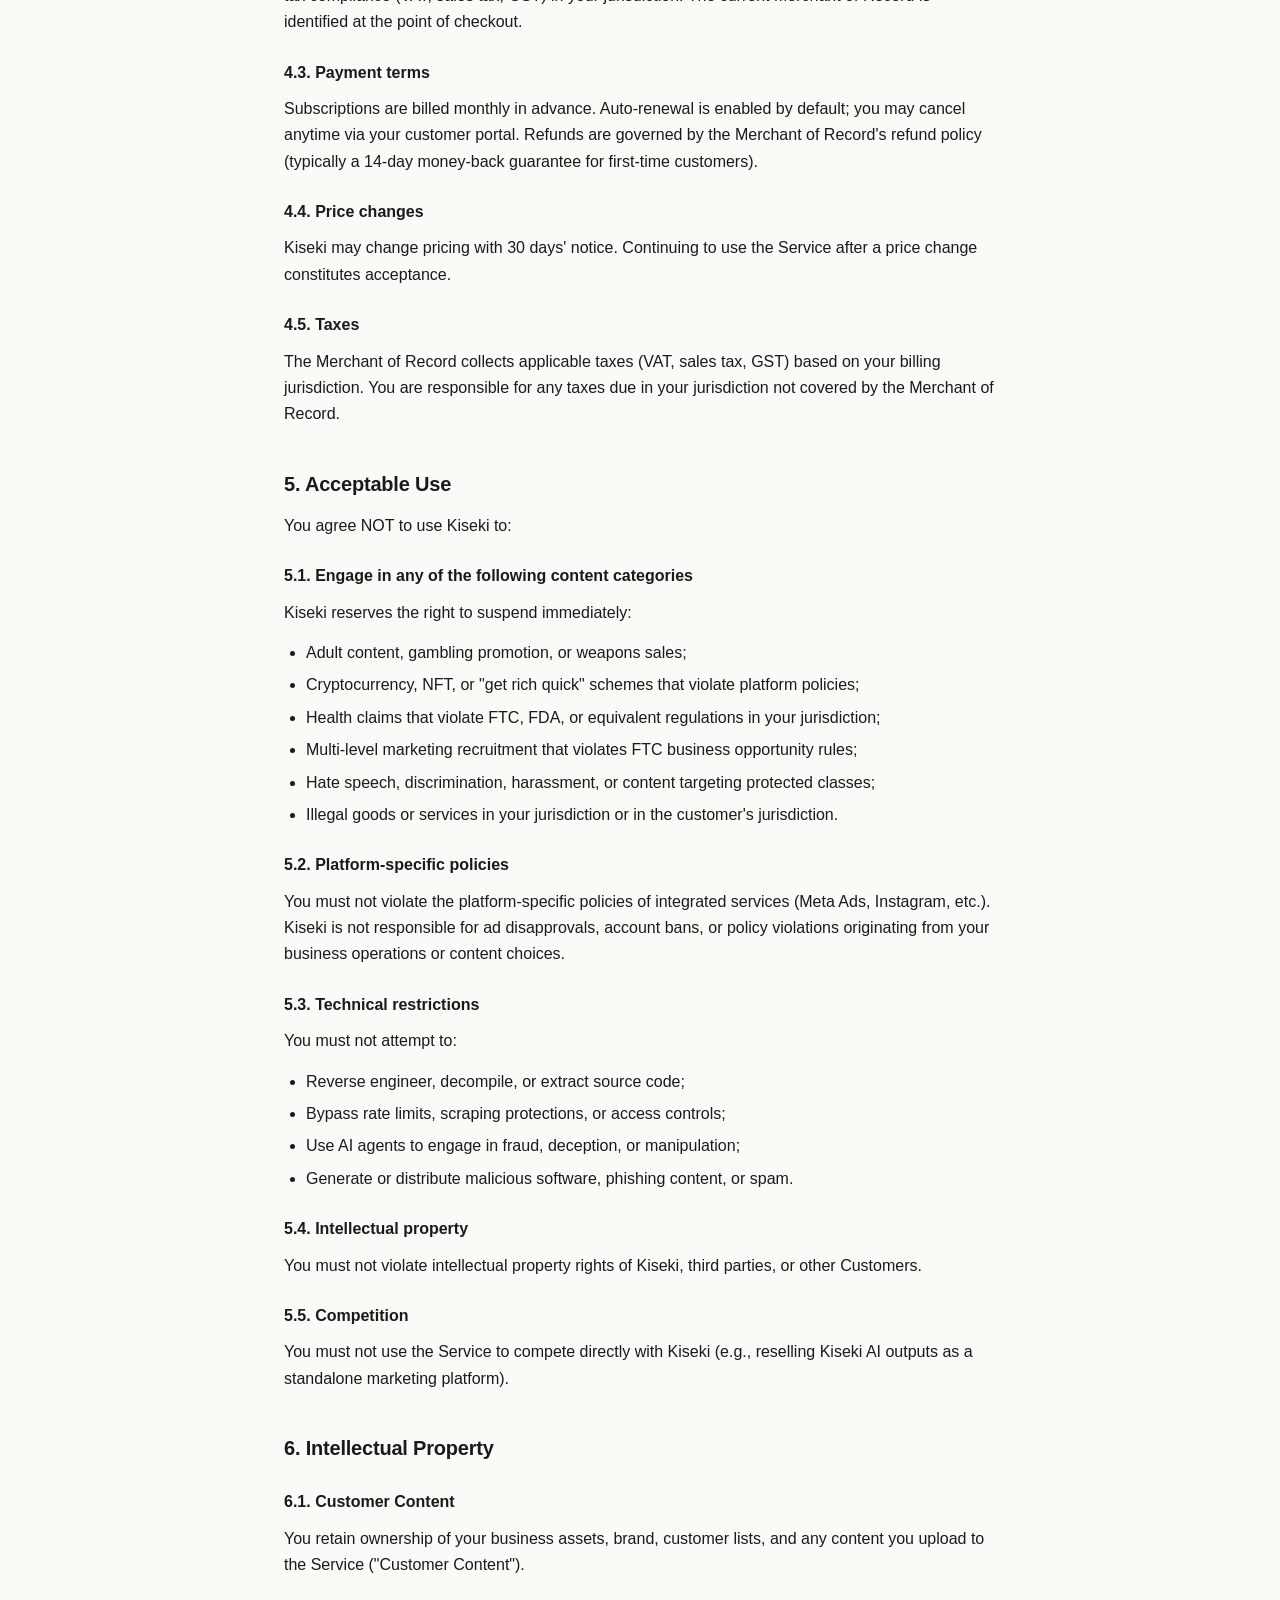
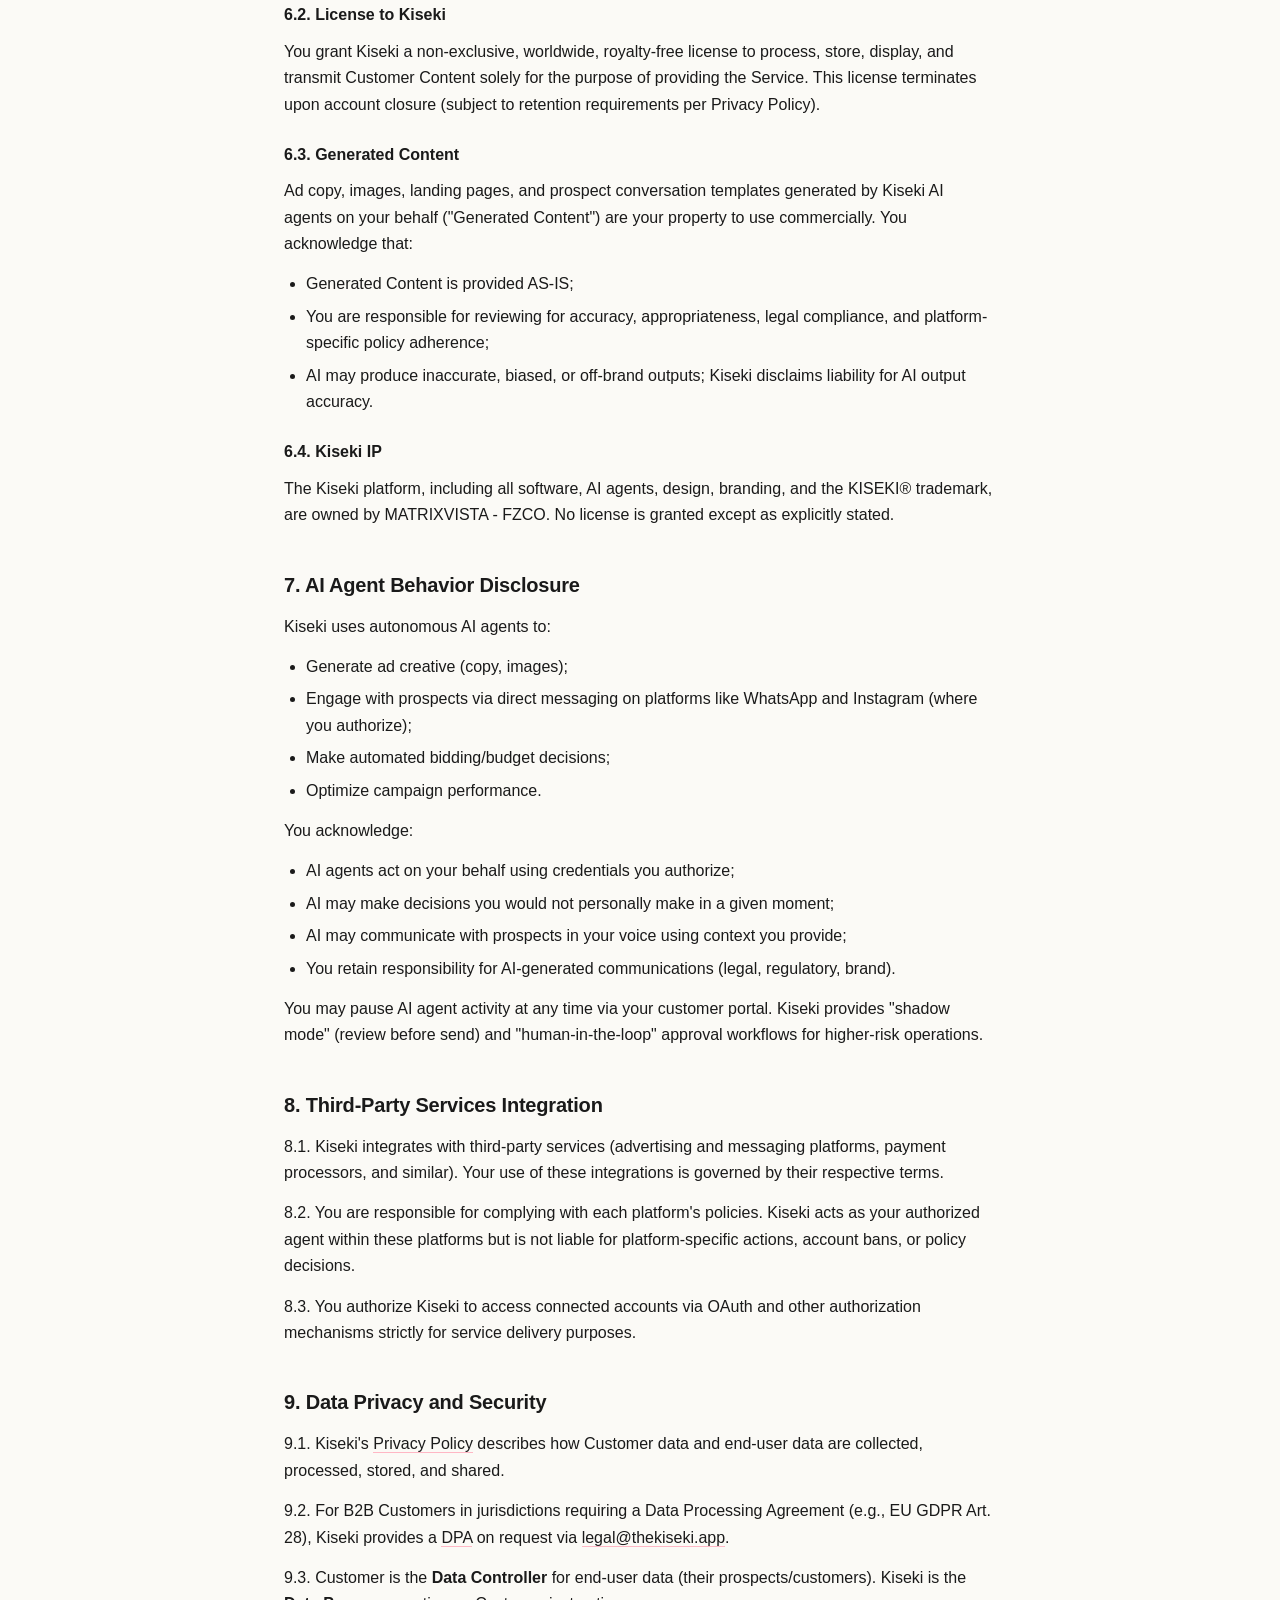
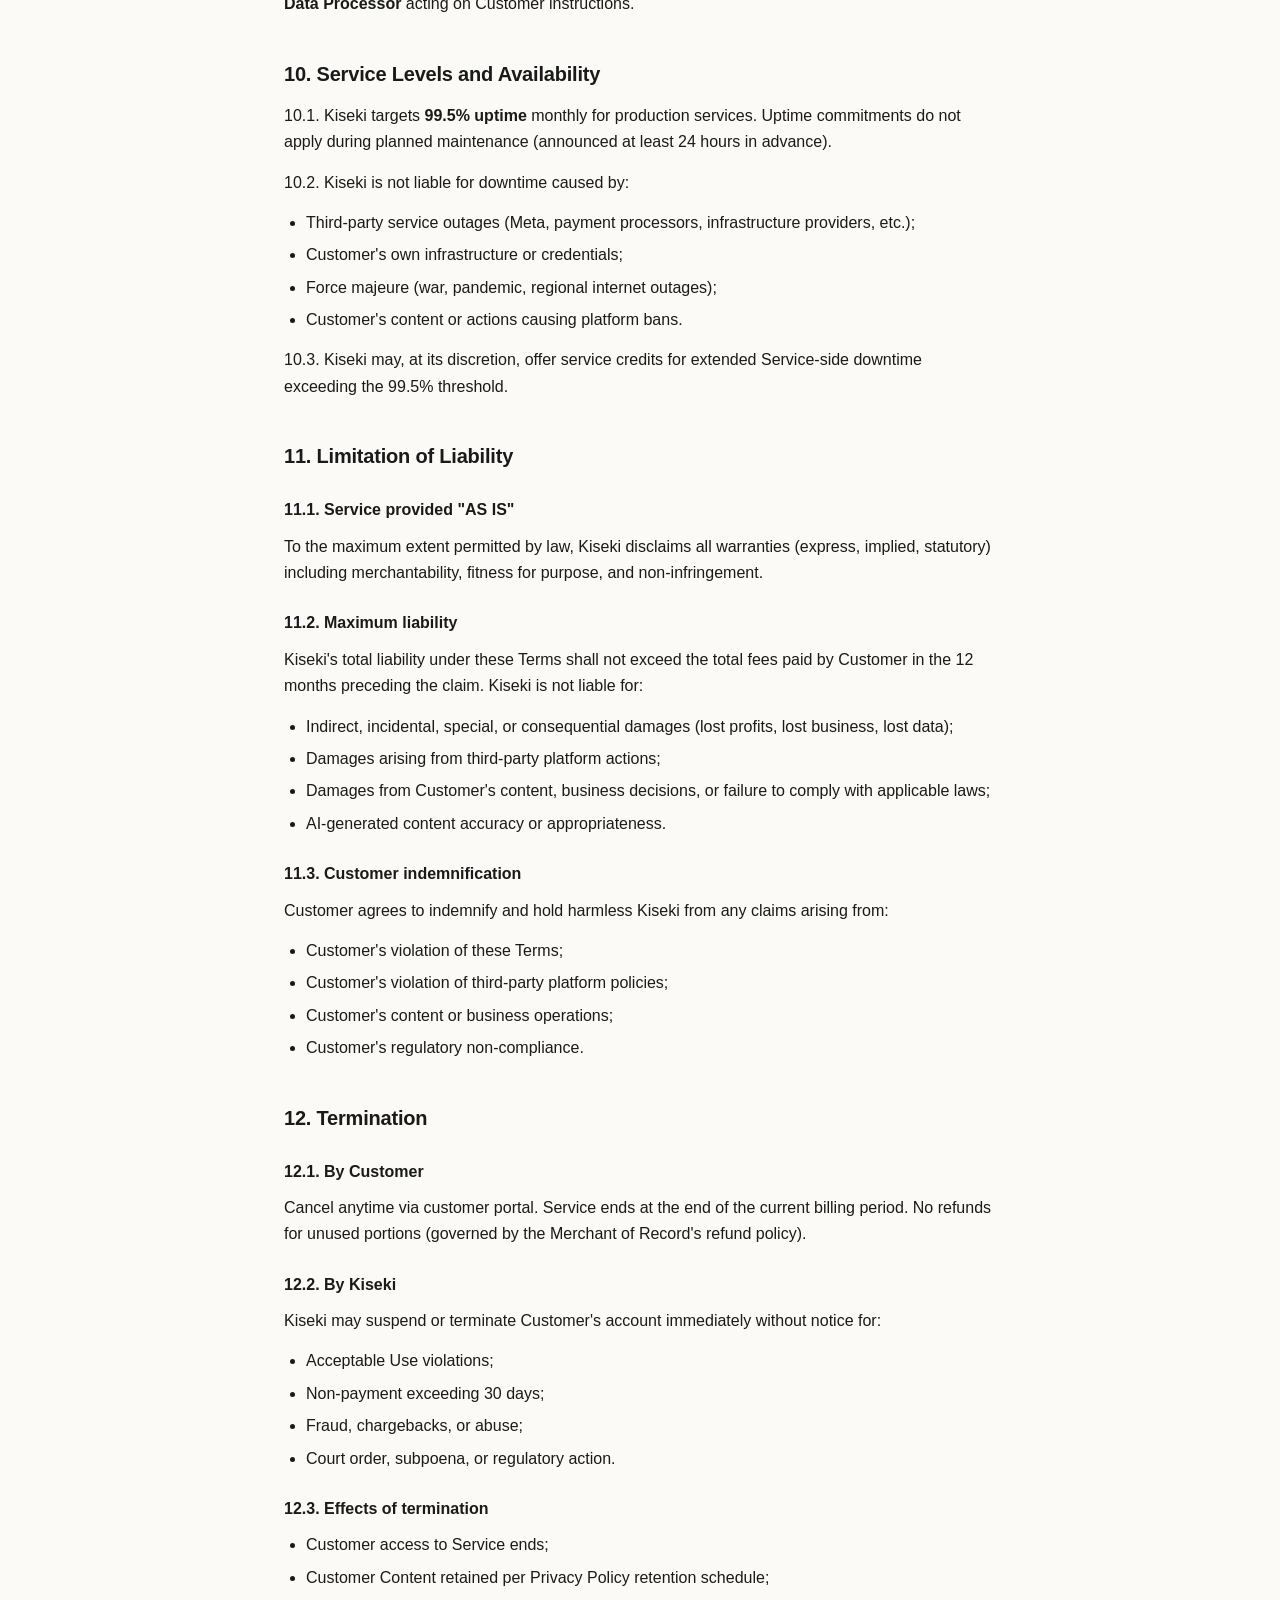
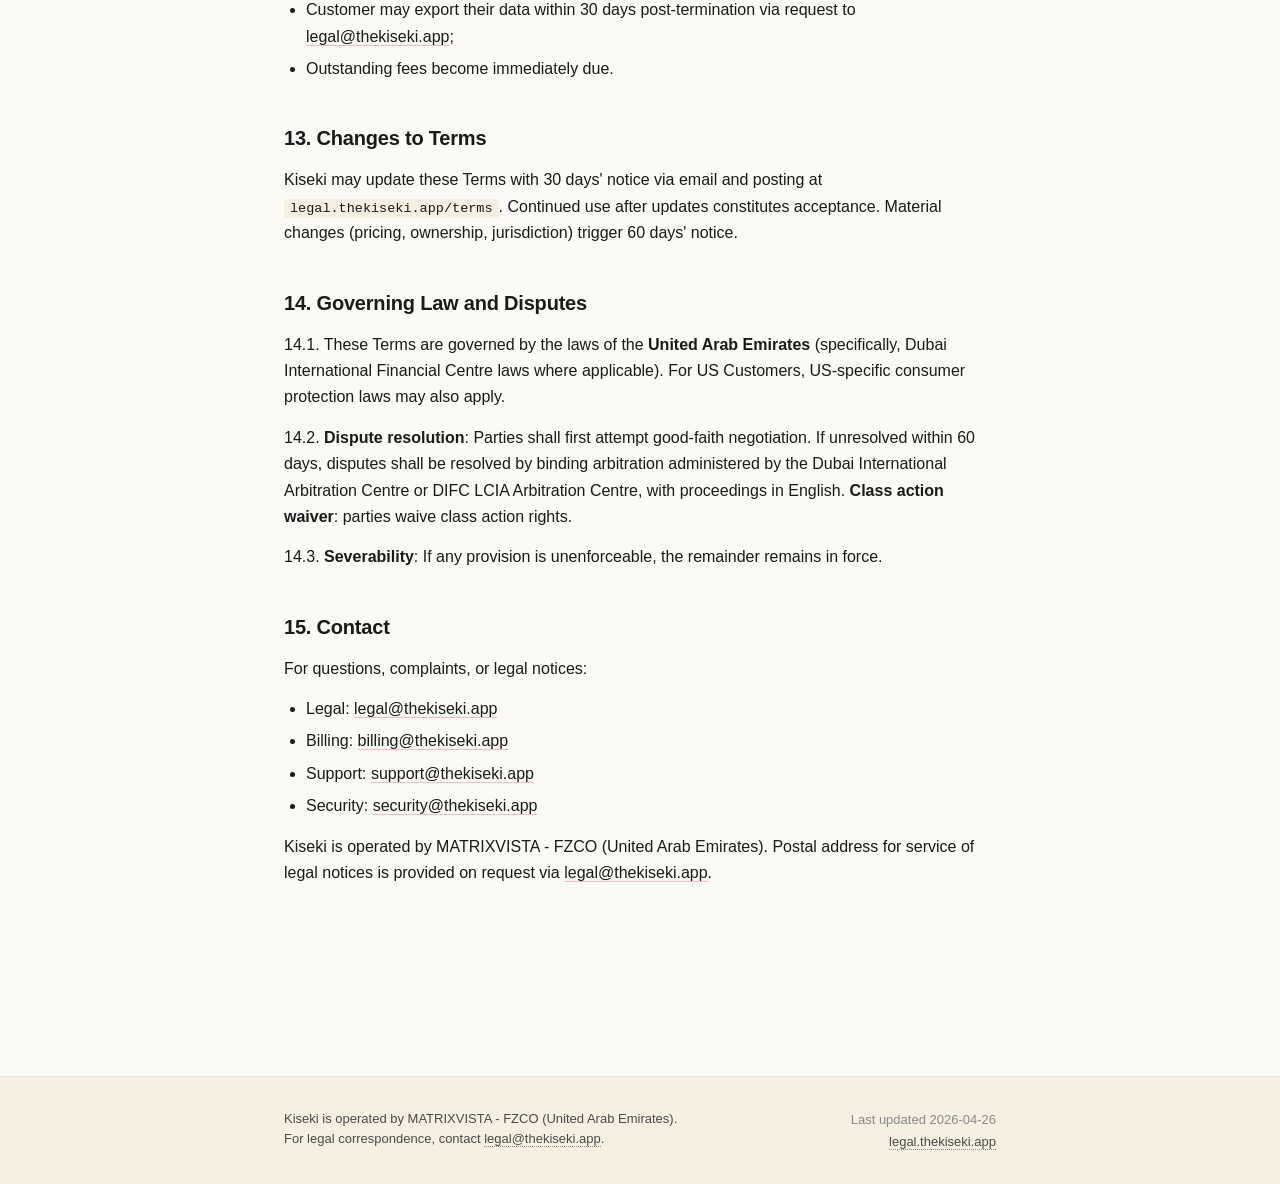
<file: terms/index.html>
<!DOCTYPE html>
<html lang="en">
<head>
  <meta charset="UTF-8" />
  <meta name="viewport" content="width=device-width, initial-scale=1.0" />
  <title>Terms of Service — Kiseki</title>
  <meta name="description" content="Kiseki Terms of Service." />
  <meta name="robots" content="index, follow" />
  <link rel="stylesheet" href="/style.css" />
</head>
<body>
  <div class="draft-banner">
    <strong>DRAFT v1</strong> — pending attorney review. Document content may change before final publication.
  </div>

  <header class="site-header">
    <div class="container">
      <a href="/" class="brand"><span class="kanji">奇跡</span>Kiseki — Legal</a>
      <nav>
        <a href="/terms/" class="active">Terms</a>
        <a href="/privacy/">Privacy</a>
        <a href="/cookies/">Cookies</a>
      </nav>
    </div>
  </header>

  <main>
    <div class="container">
      <h1>Terms of Service</h1>
      <p class="subtitle">Last updated 2026-04-26 · Effective from 2026-04-26</p>

      <h2>1. About Kiseki</h2>
      <p>Kiseki is a Software-as-a-Service ("SaaS") platform operated by <strong>MATRIXVISTA - FZCO</strong>, a free-zone company organized under the laws of the United Arab Emirates ("Kiseki", "we", "us"). For legal correspondence, contact <a href="mailto:legal@thekiseki.app">legal@thekiseki.app</a>. Full registered details (entity number, registered address, tax registration) are provided on request to active Customers as part of contracting documentation.</p>
      <p>The "KISEKI" trademark is owned by MATRIXVISTA - FZCO.</p>
      <p>These Terms of Service ("Terms") govern your access to and use of the Kiseki platform ("Service"), including all features, functionality, websites at <code>thekiseki.app</code>, <code>app.thekiseki.app</code>, <code>api.thekiseki.app</code>, <code>docs.thekiseki.app</code>, and related services.</p>
      <p>By creating an account or using the Service, you ("Customer", "you") agree to these Terms. If you do not agree, do not use the Service.</p>

      <h2>2. Eligibility</h2>
      <p>You may use the Service if:</p>
      <ul>
        <li>You are at least 18 years old (or the age of legal majority in your jurisdiction);</li>
        <li>You have legal authority to bind your business to these Terms;</li>
        <li>You are not prohibited from receiving services under applicable law (e.g., not on US OFAC sanctions list);</li>
        <li>You comply with applicable laws in your jurisdiction.</li>
      </ul>
      <p>The Service is intended for B2B use by businesses (coaches, course creators, MLM leaders, DTC brands, agencies, and similar). Consumer use is not supported.</p>

      <h2>3. Account Registration</h2>
      <p>To use the Service, you must create an account at <code>app.thekiseki.app</code>. You agree to:</p>
      <ul>
        <li>Provide accurate, current, and complete information;</li>
        <li>Maintain confidentiality of your account credentials;</li>
        <li>Notify Kiseki immediately of unauthorized access;</li>
        <li>Take responsibility for all activity under your account.</li>
      </ul>
      <p>You are solely responsible for the actions of users you authorize to access your account.</p>

      <h2>4. Subscription Tiers and Billing</h2>
      <h3>4.1. Tiers</h3>
      <p>Kiseki offers tiered subscription plans. Current pricing and feature details are published at <code>thekiseki.app/pricing</code>.</p>

      <h3>4.2. Billing via Merchant of Record</h3>
      <p>All payments are processed by a third-party Merchant of Record, which acts as the seller of record for Kiseki transactions. The Merchant of Record handles billing, payment processing, refunds, and tax compliance (VAT, sales tax, GST) in your jurisdiction. The current Merchant of Record is identified at the point of checkout.</p>

      <h3>4.3. Payment terms</h3>
      <p>Subscriptions are billed monthly in advance. Auto-renewal is enabled by default; you may cancel anytime via your customer portal. Refunds are governed by the Merchant of Record's refund policy (typically a 14-day money-back guarantee for first-time customers).</p>

      <h3>4.4. Price changes</h3>
      <p>Kiseki may change pricing with 30 days' notice. Continuing to use the Service after a price change constitutes acceptance.</p>

      <h3>4.5. Taxes</h3>
      <p>The Merchant of Record collects applicable taxes (VAT, sales tax, GST) based on your billing jurisdiction. You are responsible for any taxes due in your jurisdiction not covered by the Merchant of Record.</p>

      <h2>5. Acceptable Use</h2>
      <p>You agree NOT to use Kiseki to:</p>

      <h3>5.1. Engage in any of the following content categories</h3>
      <p>Kiseki reserves the right to suspend immediately:</p>
      <ul>
        <li>Adult content, gambling promotion, or weapons sales;</li>
        <li>Cryptocurrency, NFT, or "get rich quick" schemes that violate platform policies;</li>
        <li>Health claims that violate FTC, FDA, or equivalent regulations in your jurisdiction;</li>
        <li>Multi-level marketing recruitment that violates FTC business opportunity rules;</li>
        <li>Hate speech, discrimination, harassment, or content targeting protected classes;</li>
        <li>Illegal goods or services in your jurisdiction or in the customer's jurisdiction.</li>
      </ul>

      <h3>5.2. Platform-specific policies</h3>
      <p>You must not violate the platform-specific policies of integrated services (Meta Ads, Instagram, etc.). Kiseki is not responsible for ad disapprovals, account bans, or policy violations originating from your business operations or content choices.</p>

      <h3>5.3. Technical restrictions</h3>
      <p>You must not attempt to:</p>
      <ul>
        <li>Reverse engineer, decompile, or extract source code;</li>
        <li>Bypass rate limits, scraping protections, or access controls;</li>
        <li>Use AI agents to engage in fraud, deception, or manipulation;</li>
        <li>Generate or distribute malicious software, phishing content, or spam.</li>
      </ul>

      <h3>5.4. Intellectual property</h3>
      <p>You must not violate intellectual property rights of Kiseki, third parties, or other Customers.</p>

      <h3>5.5. Competition</h3>
      <p>You must not use the Service to compete directly with Kiseki (e.g., reselling Kiseki AI outputs as a standalone marketing platform).</p>

      <h2>6. Intellectual Property</h2>
      <h3>6.1. Customer Content</h3>
      <p>You retain ownership of your business assets, brand, customer lists, and any content you upload to the Service ("Customer Content").</p>

      <h3>6.2. License to Kiseki</h3>
      <p>You grant Kiseki a non-exclusive, worldwide, royalty-free license to process, store, display, and transmit Customer Content solely for the purpose of providing the Service. This license terminates upon account closure (subject to retention requirements per Privacy Policy).</p>

      <h3>6.3. Generated Content</h3>
      <p>Ad copy, images, landing pages, and prospect conversation templates generated by Kiseki AI agents on your behalf ("Generated Content") are your property to use commercially. You acknowledge that:</p>
      <ul>
        <li>Generated Content is provided AS-IS;</li>
        <li>You are responsible for reviewing for accuracy, appropriateness, legal compliance, and platform-specific policy adherence;</li>
        <li>AI may produce inaccurate, biased, or off-brand outputs; Kiseki disclaims liability for AI output accuracy.</li>
      </ul>

      <h3>6.4. Kiseki IP</h3>
      <p>The Kiseki platform, including all software, AI agents, design, branding, and the KISEKI® trademark, are owned by MATRIXVISTA - FZCO. No license is granted except as explicitly stated.</p>

      <h2>7. AI Agent Behavior Disclosure</h2>
      <p>Kiseki uses autonomous AI agents to:</p>
      <ul>
        <li>Generate ad creative (copy, images);</li>
        <li>Engage with prospects via direct messaging on platforms like WhatsApp and Instagram (where you authorize);</li>
        <li>Make automated bidding/budget decisions;</li>
        <li>Optimize campaign performance.</li>
      </ul>
      <p>You acknowledge:</p>
      <ul>
        <li>AI agents act on your behalf using credentials you authorize;</li>
        <li>AI may make decisions you would not personally make in a given moment;</li>
        <li>AI may communicate with prospects in your voice using context you provide;</li>
        <li>You retain responsibility for AI-generated communications (legal, regulatory, brand).</li>
      </ul>
      <p>You may pause AI agent activity at any time via your customer portal. Kiseki provides "shadow mode" (review before send) and "human-in-the-loop" approval workflows for higher-risk operations.</p>

      <h2>8. Third-Party Services Integration</h2>
      <p>8.1. Kiseki integrates with third-party services (advertising and messaging platforms, payment processors, and similar). Your use of these integrations is governed by their respective terms.</p>
      <p>8.2. You are responsible for complying with each platform's policies. Kiseki acts as your authorized agent within these platforms but is not liable for platform-specific actions, account bans, or policy decisions.</p>
      <p>8.3. You authorize Kiseki to access connected accounts via OAuth and other authorization mechanisms strictly for service delivery purposes.</p>

      <h2>9. Data Privacy and Security</h2>
      <p>9.1. Kiseki's <a href="/privacy/">Privacy Policy</a> describes how Customer data and end-user data are collected, processed, stored, and shared.</p>
      <p>9.2. For B2B Customers in jurisdictions requiring a Data Processing Agreement (e.g., EU GDPR Art. 28), Kiseki provides a <a href="/dpa/">DPA</a> on request via <a href="mailto:legal@thekiseki.app">legal@thekiseki.app</a>.</p>
      <p>9.3. Customer is the <strong>Data Controller</strong> for end-user data (their prospects/customers). Kiseki is the <strong>Data Processor</strong> acting on Customer instructions.</p>

      <h2>10. Service Levels and Availability</h2>
      <p>10.1. Kiseki targets <strong>99.5% uptime</strong> monthly for production services. Uptime commitments do not apply during planned maintenance (announced at least 24 hours in advance).</p>
      <p>10.2. Kiseki is not liable for downtime caused by:</p>
      <ul>
        <li>Third-party service outages (Meta, payment processors, infrastructure providers, etc.);</li>
        <li>Customer's own infrastructure or credentials;</li>
        <li>Force majeure (war, pandemic, regional internet outages);</li>
        <li>Customer's content or actions causing platform bans.</li>
      </ul>
      <p>10.3. Kiseki may, at its discretion, offer service credits for extended Service-side downtime exceeding the 99.5% threshold.</p>

      <h2>11. Limitation of Liability</h2>
      <h3>11.1. Service provided "AS IS"</h3>
      <p>To the maximum extent permitted by law, Kiseki disclaims all warranties (express, implied, statutory) including merchantability, fitness for purpose, and non-infringement.</p>

      <h3>11.2. Maximum liability</h3>
      <p>Kiseki's total liability under these Terms shall not exceed the total fees paid by Customer in the 12 months preceding the claim. Kiseki is not liable for:</p>
      <ul>
        <li>Indirect, incidental, special, or consequential damages (lost profits, lost business, lost data);</li>
        <li>Damages arising from third-party platform actions;</li>
        <li>Damages from Customer's content, business decisions, or failure to comply with applicable laws;</li>
        <li>AI-generated content accuracy or appropriateness.</li>
      </ul>

      <h3>11.3. Customer indemnification</h3>
      <p>Customer agrees to indemnify and hold harmless Kiseki from any claims arising from:</p>
      <ul>
        <li>Customer's violation of these Terms;</li>
        <li>Customer's violation of third-party platform policies;</li>
        <li>Customer's content or business operations;</li>
        <li>Customer's regulatory non-compliance.</li>
      </ul>

      <h2>12. Termination</h2>
      <h3>12.1. By Customer</h3>
      <p>Cancel anytime via customer portal. Service ends at the end of the current billing period. No refunds for unused portions (governed by the Merchant of Record's refund policy).</p>

      <h3>12.2. By Kiseki</h3>
      <p>Kiseki may suspend or terminate Customer's account immediately without notice for:</p>
      <ul>
        <li>Acceptable Use violations;</li>
        <li>Non-payment exceeding 30 days;</li>
        <li>Fraud, chargebacks, or abuse;</li>
        <li>Court order, subpoena, or regulatory action.</li>
      </ul>

      <h3>12.3. Effects of termination</h3>
      <ul>
        <li>Customer access to Service ends;</li>
        <li>Customer Content retained per Privacy Policy retention schedule;</li>
        <li>Customer may export their data within 30 days post-termination via request to <a href="mailto:legal@thekiseki.app">legal@thekiseki.app</a>;</li>
        <li>Outstanding fees become immediately due.</li>
      </ul>

      <h2>13. Changes to Terms</h2>
      <p>Kiseki may update these Terms with 30 days' notice via email and posting at <code>legal.thekiseki.app/terms</code>. Continued use after updates constitutes acceptance. Material changes (pricing, ownership, jurisdiction) trigger 60 days' notice.</p>

      <h2>14. Governing Law and Disputes</h2>
      <p>14.1. These Terms are governed by the laws of the <strong>United Arab Emirates</strong> (specifically, Dubai International Financial Centre laws where applicable). For US Customers, US-specific consumer protection laws may also apply.</p>
      <p>14.2. <strong>Dispute resolution</strong>: Parties shall first attempt good-faith negotiation. If unresolved within 60 days, disputes shall be resolved by binding arbitration administered by the Dubai International Arbitration Centre or DIFC LCIA Arbitration Centre, with proceedings in English. <strong>Class action waiver</strong>: parties waive class action rights.</p>
      <p>14.3. <strong>Severability</strong>: If any provision is unenforceable, the remainder remains in force.</p>

      <h2>15. Contact</h2>
      <p>For questions, complaints, or legal notices:</p>
      <ul>
        <li>Legal: <a href="mailto:legal@thekiseki.app">legal@thekiseki.app</a></li>
        <li>Billing: <a href="mailto:billing@thekiseki.app">billing@thekiseki.app</a></li>
        <li>Support: <a href="mailto:support@thekiseki.app">support@thekiseki.app</a></li>
        <li>Security: <a href="mailto:security@thekiseki.app">security@thekiseki.app</a></li>
      </ul>
      <p>Kiseki is operated by MATRIXVISTA - FZCO (United Arab Emirates). Postal address for service of legal notices is provided on request via <a href="mailto:legal@thekiseki.app">legal@thekiseki.app</a>.</p>
    </div>
  </main>

  <footer class="site-footer">
    <div class="container">
      <address>
        Kiseki is operated by MATRIXVISTA - FZCO (United Arab Emirates).<br />
        For legal correspondence, contact <a href="mailto:legal@thekiseki.app">legal@thekiseki.app</a>.
      </address>
      <div class="meta">
        Last updated 2026-04-26<br />
        <a href="/">legal.thekiseki.app</a>
      </div>
    </div>
  </footer>
</body>
</html>
</file>
<file: style.css>
/* Kiseki Legal — minimal typographic style. Pre-attorney V1 placeholder. */

:root {
  --sakura: #FFB7C5;
  --matcha: #A4C48F;
  --sumi: #1A1A1A;
  --washi: #F5F0E1;
  --paper: #FBFAF6;
  --ink-soft: #4A4A4A;
  --ink-faint: #8A8A8A;
  --rule: #E5E0D5;
  --warn-bg: #FFF6D6;
  --warn-border: #E8C547;
  --warn-text: #5C4A1A;
}

* { box-sizing: border-box; margin: 0; padding: 0; }

html { scroll-behavior: smooth; }

body {
  font-family: -apple-system, BlinkMacSystemFont, "Inter", "Segoe UI", Roboto, sans-serif;
  font-size: 16px;
  line-height: 1.65;
  color: var(--sumi);
  background: var(--paper);
  -webkit-font-smoothing: antialiased;
  -moz-osx-font-smoothing: grayscale;
}

.draft-banner {
  background: var(--warn-bg);
  border-bottom: 1px solid var(--warn-border);
  color: var(--warn-text);
  padding: 10px 20px;
  font-size: 13px;
  text-align: center;
  font-weight: 500;
}

.draft-banner strong { letter-spacing: 0.02em; }

.site-header {
  border-bottom: 1px solid var(--rule);
  background: var(--paper);
}

.site-header .container {
  display: flex;
  align-items: center;
  justify-content: space-between;
  padding: 18px 24px;
}

.brand {
  font-weight: 700;
  font-size: 18px;
  text-decoration: none;
  color: var(--sumi);
  letter-spacing: -0.01em;
}

.brand .kanji {
  font-family: "Noto Sans JP", -apple-system, sans-serif;
  color: var(--sakura);
  margin-right: 6px;
  font-weight: 600;
}

.site-header nav {
  display: flex;
  gap: 18px;
  flex-wrap: wrap;
}

.site-header nav a {
  color: var(--ink-soft);
  text-decoration: none;
  font-size: 14px;
  border-bottom: 1px solid transparent;
  padding-bottom: 2px;
  transition: border-color 120ms ease, color 120ms ease;
}

.site-header nav a:hover,
.site-header nav a.active {
  color: var(--sumi);
  border-bottom-color: var(--sakura);
}

.container {
  max-width: 760px;
  margin: 0 auto;
  padding: 0 24px;
}

main {
  padding: 56px 0 96px;
}

main h1 {
  font-size: 32px;
  font-weight: 700;
  letter-spacing: -0.02em;
  margin-bottom: 8px;
  line-height: 1.2;
}

main .subtitle {
  color: var(--ink-faint);
  font-size: 14px;
  margin-bottom: 40px;
}

main h2 {
  font-size: 20px;
  font-weight: 600;
  margin-top: 40px;
  margin-bottom: 12px;
  letter-spacing: -0.01em;
}

main h3 {
  font-size: 16px;
  font-weight: 600;
  margin-top: 24px;
  margin-bottom: 10px;
}

main p { margin-bottom: 14px; }

main ul, main ol {
  margin: 0 0 14px 0;
  padding-left: 22px;
}

main li { margin-bottom: 6px; }

main a {
  color: var(--sumi);
  border-bottom: 1px solid var(--sakura);
  text-decoration: none;
  transition: background-color 120ms ease;
}

main a:hover { background-color: rgba(255, 183, 197, 0.18); }

main strong { font-weight: 600; }

main em { font-style: italic; color: var(--ink-soft); }

main code, main pre {
  font-family: "JetBrains Mono", ui-monospace, "SF Mono", Consolas, monospace;
  font-size: 13.5px;
}

main code {
  background: var(--washi);
  padding: 2px 6px;
  border-radius: 3px;
}

main pre {
  background: var(--washi);
  padding: 14px 16px;
  border-radius: 4px;
  overflow-x: auto;
  margin: 12px 0 18px;
  font-size: 13px;
  line-height: 1.55;
}

main pre code { background: transparent; padding: 0; }

main table {
  width: 100%;
  border-collapse: collapse;
  margin: 16px 0 24px;
  font-size: 14px;
}

main th, main td {
  text-align: left;
  padding: 10px 12px;
  border-bottom: 1px solid var(--rule);
  vertical-align: top;
}

main th {
  font-weight: 600;
  background: var(--washi);
  font-size: 13px;
  letter-spacing: 0.01em;
}

main td a { word-break: break-word; }

main blockquote {
  border-left: 3px solid var(--matcha);
  margin: 14px 0;
  padding: 6px 16px;
  color: var(--ink-soft);
  background: rgba(164, 196, 143, 0.07);
}

.section-list {
  list-style: none;
  padding: 0;
  margin: 24px 0;
}

.section-list li {
  border: 1px solid var(--rule);
  border-radius: 6px;
  padding: 18px 20px;
  margin-bottom: 12px;
  transition: border-color 140ms ease, background 140ms ease;
}

.section-list li:hover {
  border-color: var(--sakura);
  background: var(--paper);
}

.section-list a {
  display: block;
  text-decoration: none;
  border: none;
  color: var(--sumi);
}

.section-list a:hover { background: transparent; }

.section-list h2 {
  margin: 0 0 4px 0;
  font-size: 17px;
}

.section-list p {
  margin: 0;
  color: var(--ink-soft);
  font-size: 14px;
}

.site-footer {
  border-top: 1px solid var(--rule);
  margin-top: 80px;
  padding: 32px 0;
  font-size: 13px;
  color: var(--ink-faint);
  background: var(--washi);
}

.site-footer .container {
  display: flex;
  flex-wrap: wrap;
  justify-content: space-between;
  gap: 16px;
}

.site-footer address {
  font-style: normal;
  line-height: 1.5;
  color: var(--ink-soft);
}

.site-footer .meta {
  text-align: right;
}

.site-footer a {
  color: var(--ink-soft);
  text-decoration: none;
  border-bottom: 1px dotted var(--ink-faint);
}

@media (max-width: 640px) {
  main h1 { font-size: 26px; }
  main h2 { font-size: 18px; }
  .site-header .container { flex-direction: column; align-items: flex-start; gap: 12px; padding: 16px 20px; }
  .site-header nav { gap: 14px; }
  .site-footer .container { flex-direction: column; }
  .site-footer .meta { text-align: left; }
  main pre { font-size: 12px; }
  main table { font-size: 13px; }
  main th, main td { padding: 8px 10px; }
}
</file>
